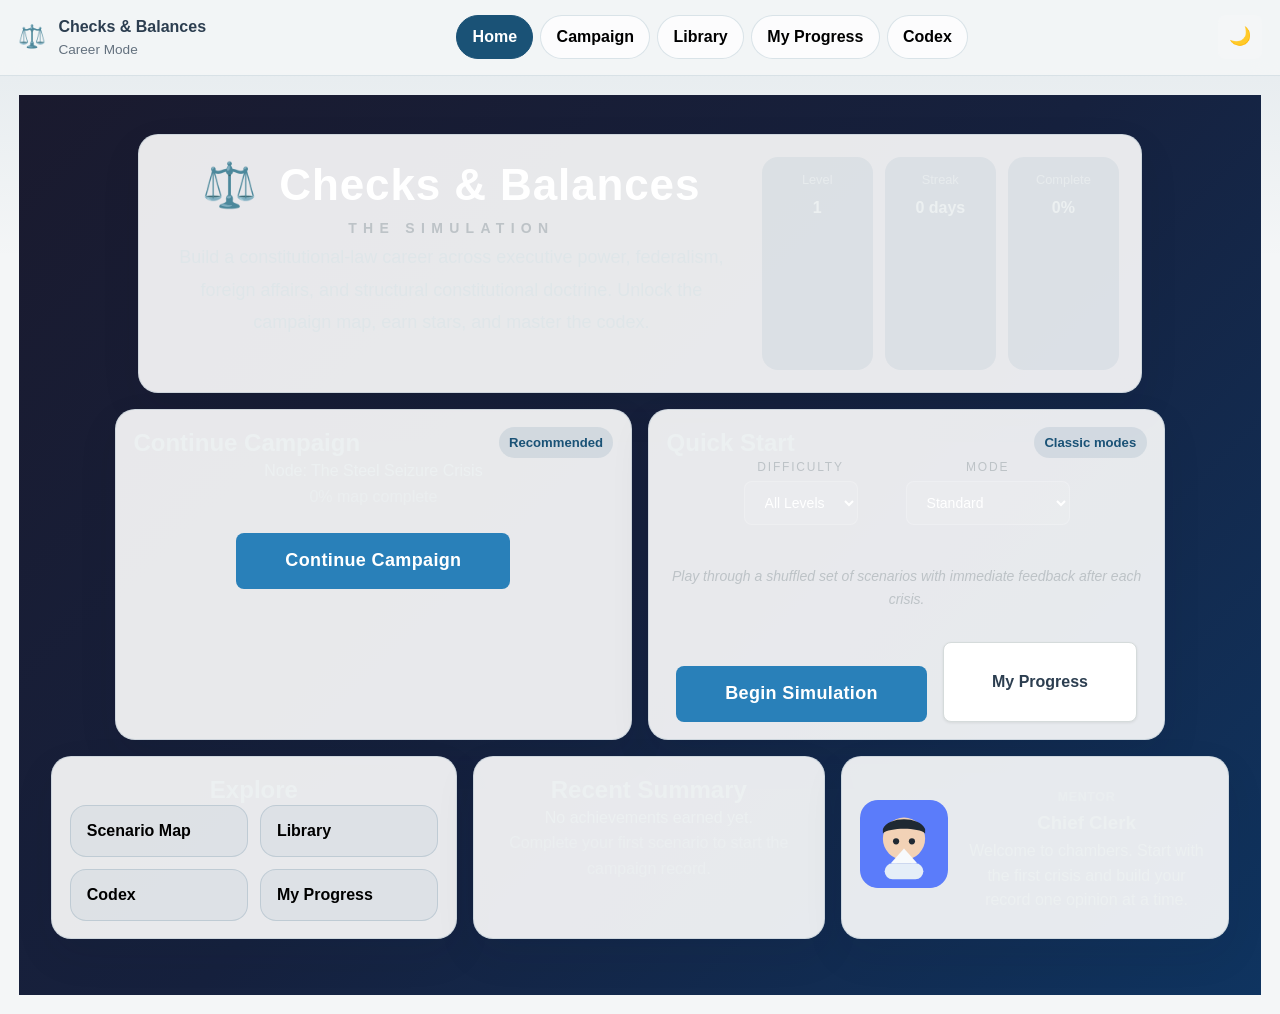
<file: index.html>
<!DOCTYPE html>
<html lang="en">
<head>
  <meta charset="UTF-8" />
  <meta name="viewport" content="width=device-width, initial-scale=1.0, viewport-fit=cover" />
  <title>Checks &amp; Balances: The Simulation</title>
  <meta
    name="description"
    content="An interactive constitutional law simulation game covering separation of powers, federalism, and structural constitutional law."
  />
  <meta name="theme-color" content="#1a5276" />
  <meta name="apple-mobile-web-app-capable" content="yes" />
  <meta name="apple-mobile-web-app-status-bar-style" content="black-translucent" />
  <meta name="apple-mobile-web-app-title" content="Checks &amp; Balances" />
  <link rel="manifest" href="./manifest.webmanifest" />
  <link rel="icon" href="./favicon.svg" type="image/svg+xml" />
  <link rel="apple-touch-icon" href="./icons/apple-touch-icon.png" />
  <link rel="stylesheet" href="styles.css" />
</head>
<body>
  <a href="#main-content" class="skip-link sr-only">Skip to main content</a>
  <div id="aria-live-region" class="sr-only" aria-live="polite" aria-atomic="true"></div>

  <header class="app-shell-header">
    <div class="app-branding">
      <span class="app-branding-icon" aria-hidden="true">⚖️</span>
      <div>
        <strong>Checks &amp; Balances</strong>
        <span>Career Mode</span>
      </div>
    </div>
    <nav class="app-nav" aria-label="Primary">
      <button class="app-nav-link" type="button" data-route="home" aria-current="page">Home</button>
      <button class="app-nav-link" type="button" data-route="campaign">Campaign</button>
      <button class="app-nav-link" type="button" data-route="library">Library</button>
      <button class="app-nav-link" type="button" data-route="dashboard">My Progress</button>
      <button class="app-nav-link" type="button" data-route="codex">Codex</button>
    </nav>
    <button
      id="dark-mode-toggle"
      class="btn btn-icon dark-mode-toggle"
      aria-label="Toggle dark mode"
      title="Toggle dark mode"
      type="button"
    >
      🌙
    </button>
  </header>

  <main id="main-content" tabindex="-1" class="app-main">
    <section id="landing-screen" class="screen active" aria-hidden="false" aria-labelledby="landing-title">
      <div class="home-hero surface-card">
        <div>
          <h1 id="landing-title" class="game-title">
            <span class="title-icon" aria-hidden="true">⚖️</span>
            Checks &amp; Balances
            <span class="title-subtitle">THE SIMULATION</span>
          </h1>
          <p class="game-tagline landing-description">
            Build a constitutional-law career across executive power, federalism, foreign affairs,
            and structural constitutional doctrine. Unlock the campaign map, earn stars, and master the codex.
          </p>
        </div>
        <div class="home-hero-stats">
          <div class="hero-stat">
            <span>Level</span>
            <strong id="home-level-value">1</strong>
          </div>
          <div class="hero-stat">
            <span>Streak</span>
            <strong id="home-streak-value">0 days</strong>
          </div>
          <div class="hero-stat">
            <span>Complete</span>
            <strong id="home-completion-value">0%</strong>
          </div>
        </div>
      </div>

      <div class="home-grid">
        <article class="surface-card home-continue-card">
          <div class="card-heading-row">
            <h2>Continue Campaign</h2>
            <span class="pill-label">Recommended</span>
          </div>
          <p id="home-continue-copy">Node: The Steel Seizure Crisis</p>
          <p id="home-continue-progress" class="muted-copy">0% map complete</p>
          <button id="continue-campaign-btn" class="btn btn-primary btn-lg" type="button">Continue Campaign</button>
        </article>

        <article class="surface-card quick-start-card">
          <div class="card-heading-row">
            <h2>Quick Start</h2>
            <span class="pill-label">Classic modes</span>
          </div>
          <div class="selectors-panel" aria-labelledby="mode-settings-heading">
            <h3 id="mode-settings-heading" class="sr-only">Game settings</h3>
            <div class="selectors-row">
              <div class="selector-group">
                <label for="difficulty-select" class="selector-label">Difficulty</label>
                <select id="difficulty-select" class="selector" aria-describedby="mode-description">
                  <option value="all" selected>All Levels</option>
                  <option value="easy">Easy</option>
                  <option value="medium">Medium</option>
                  <option value="hard">Hard</option>
                </select>
              </div>
              <div class="selector-group">
                <label for="mode-select" class="selector-label">Mode</label>
                <select id="mode-select" class="selector" aria-describedby="mode-description">
                  <option value="standard" selected>Standard</option>
                  <option value="examPrep">Exam Prep</option>
                  <option value="campaign">Campaign Queue</option>
                </select>
              </div>
              <div id="timer-group" class="selector-group hidden">
                <label for="timer-select" class="selector-label">Time Limit</label>
                <select id="timer-select" class="selector">
                  <option value="30">30 Minutes</option>
                  <option value="60" selected>60 Minutes</option>
                  <option value="90">90 Minutes</option>
                </select>
              </div>
            </div>
            <p id="mode-description" class="mode-description" aria-live="polite"></p>
          </div>
          <div class="landing-actions">
            <button id="begin-btn" class="btn btn-primary btn-lg" aria-label="Begin the simulation" type="button">
              Begin Simulation
            </button>
            <button id="my-progress-btn" class="btn btn-secondary btn-lg" aria-label="Open the performance dashboard" type="button">
              My Progress
            </button>
          </div>
        </article>
      </div>

      <div class="home-secondary-grid">
        <div class="surface-card nav-tiles-card">
          <h2>Explore</h2>
          <div class="nav-tiles">
            <button id="open-map-btn" class="nav-tile" type="button">Scenario Map</button>
            <button id="open-library-btn" class="nav-tile" type="button">Library</button>
            <button id="open-codex-btn" class="nav-tile" type="button">Codex</button>
            <button class="nav-tile" type="button" data-route="dashboard">My Progress</button>
          </div>
        </div>

        <div class="surface-card summary-card-home">
          <h2>Recent Summary</h2>
          <p id="home-achievement-summary">No achievements earned yet.</p>
          <p id="home-run-summary" class="muted-copy">Complete your first scenario to start the campaign record.</p>
        </div>

        <div id="home-mentor-panel" class="surface-card mentor-panel"></div>
      </div>
    </section>

    <section id="map-screen" class="screen hidden" aria-hidden="true" aria-labelledby="map-screen-title">
      <div class="map-layout">
        <div class="map-main-column">
          <section class="surface-card map-toolbar-card">
            <div class="card-heading-row map-toolbar-heading">
              <div>
                <h2 id="map-screen-title">Campaign Map</h2>
                <p class="muted-copy">Progress through the doctrine map. Official clears award stars, XP, and unlock downstream nodes.</p>
              </div>
            </div>

            <div class="map-toolbar">
              <div class="map-toolbar-group">
                <label for="map-region-filter">Region</label>
                <select id="map-region-filter">
                  <option value="all">All Regions</option>
                </select>
              </div>

              <div class="map-toolbar-group">
                <label class="toggle-row" for="map-emphasize-toggle">
                  <span>Highlight related nodes</span>
                  <input id="map-emphasize-toggle" type="checkbox" checked />
                </label>
              </div>

              <div class="map-toolbar-summary">
                <span id="map-summary-count" class="pill-label">0/39 complete</span>
              </div>
            </div>

            <details class="map-legend-details">
              <summary>Region Progress</summary>
              <ul id="map-region-list" class="region-legend"></ul>
              <div class="map-legend-key">
                <span><i class="legend-dot legend-dot-locked"></i> Locked</span>
                <span><i class="legend-dot legend-dot-unlocked"></i> Unlocked</span>
                <span><i class="legend-dot legend-dot-mastered"></i> Mastered</span>
              </div>
            </details>
          </section>

          <section class="surface-card map-canvas-card">
            <div id="map-canvas" class="map-canvas">
              <svg id="map-svg-layer" class="map-svg" viewBox="0 0 100 100" preserveAspectRatio="none" aria-hidden="true"></svg>
              <div id="map-node-layer" class="map-node-layer"></div>
            </div>
          </section>
        </div>

        <aside class="surface-card map-detail-panel">
          <div class="card-heading-row">
            <h2 id="map-selected-title">Select a node</h2>
            <span id="map-practice-only-label" class="pill-label hidden"></span>
          </div>
          <p id="map-selected-meta" class="muted-copy">Doctrine · Branch · Difficulty</p>
          <p id="map-selected-region" class="muted-copy"></p>
          <p id="map-selected-requirements" class="muted-copy"></p>
          <div class="detail-stat-grid">
            <div>
              <span>Status</span>
              <strong id="map-selected-status">Locked</strong>
            </div>
            <div>
              <span>Stars</span>
              <strong id="map-selected-stars">☆☆☆</strong>
            </div>
          </div>
          <p id="map-selected-rewards" class="muted-copy">Rewards: XP + stars + unlock progress</p>
          <p id="map-selected-hint" class="mentor-inline-copy">Choose a node to see details.</p>
          <div class="detail-actions">
            <button id="map-play-btn" class="btn btn-primary" type="button">Play</button>
            <button id="map-view-library-btn" class="btn btn-secondary" type="button">View in Library</button>
          </div>
          <div id="map-mentor-panel" class="mentor-panel compact"></div>
        </aside>
      </div>
    </section>

    <section id="library-screen" class="screen hidden" aria-hidden="true" aria-labelledby="library-title">
      <div class="surface-card library-shell">
        <div class="card-heading-row">
          <div>
            <h2 id="library-title">Scenario Library</h2>
            <p id="library-result-count" class="muted-copy">0 scenarios</p>
          </div>
          <label class="toggle-row" for="library-sandbox-toggle">
            <span>Sandbox</span>
            <input id="library-sandbox-toggle" type="checkbox" />
          </label>
        </div>

        <div class="library-filters">
          <input id="library-search" class="library-filter" type="search" placeholder="Search title or doctrine" />
          <select id="library-branch-filter" class="library-filter">
            <option value="all">All branches</option>
            <option value="judiciary">Judiciary</option>
            <option value="congress">Congress</option>
            <option value="president">President</option>
          </select>
          <select id="library-doctrine-filter" class="library-filter">
            <option value="all">All doctrines</option>
          </select>
          <select id="library-difficulty-filter" class="library-filter">
            <option value="all">All difficulties</option>
            <option value="easy">Easy</option>
            <option value="medium">Medium</option>
            <option value="hard">Hard</option>
          </select>
          <select id="library-status-filter" class="library-filter">
            <option value="all">All statuses</option>
            <option value="unlocked">Unlocked</option>
            <option value="completed">Completed</option>
            <option value="mastered">Mastered</option>
            <option value="locked">Locked</option>
          </select>
          <select id="library-sort" class="library-filter">
            <option value="title">Sort: Title</option>
            <option value="doctrine">Sort: Doctrine</option>
            <option value="bestScore">Sort: Best score</option>
            <option value="recentlyPlayed">Sort: Recently played</option>
          </select>
        </div>

        <div class="library-layout">
          <div id="library-card-grid" class="library-card-grid"></div>
          <aside id="library-mentor-panel" class="mentor-panel compact"></aside>
        </div>
      </div>
    </section>

    <section id="dashboard-screen" class="screen hidden" aria-hidden="true" aria-labelledby="dashboard-title">
      <div class="dashboard-shell">
        <header class="dashboard-header">
          <div>
            <h2 id="dashboard-title" class="dashboard-title">My Progress</h2>
            <p class="dashboard-subtitle">Track XP, completion, doctrine mastery, badges, and recent sessions.</p>
          </div>
          <button id="dashboard-back-btn" class="btn btn-secondary" type="button">Back to Home</button>
        </header>

        <div id="dashboard-empty-state"></div>

        <div id="dashboard-content" class="hidden">
          <section class="dashboard-summary-grid" aria-label="Performance summary">
            <article class="summary-card">
              <span class="summary-card-label">Profile</span>
              <strong id="dashboard-level" class="summary-card-value">Level 1</strong>
              <span id="dashboard-xp" class="muted-copy">0 XP</span>
              <div class="xp-meter"><span id="dashboard-xp-bar" class="xp-meter-fill"></span></div>
            </article>
            <article class="summary-card">
              <span class="summary-card-label">Current Streak</span>
              <strong id="dashboard-current-streak" class="summary-card-value">0-day streak</strong>
            </article>
            <article class="summary-card">
              <span class="summary-card-label">Completion</span>
              <strong id="dashboard-completion-percent" class="summary-card-value">0/39 scenarios complete</strong>
            </article>
            <article class="summary-card compatibility-hidden">
              <span class="summary-card-label">Total Sessions</span>
              <strong id="dashboard-total-sessions" class="summary-card-value">0</strong>
              <span id="dashboard-average-score">0%</span>
              <span id="dashboard-best-score">0%</span>
            </article>
          </section>

          <div class="dashboard-grid">
            <section class="dashboard-panel" aria-labelledby="doctrine-breakdown-heading">
              <h3 id="doctrine-breakdown-heading">Doctrine Mastery</h3>
              <div id="dashboard-doctrine-breakdown" class="doctrine-breakdown"></div>
            </section>

            <section class="dashboard-panel" aria-labelledby="achievements-heading">
              <h3 id="achievements-heading">Recent Achievements</h3>
              <div id="dashboard-achievements-grid" class="achievement-grid"></div>
            </section>

            <section class="dashboard-panel" aria-labelledby="recommendations-heading">
              <h3 id="recommendations-heading">Recommended Next Plays</h3>
              <div id="dashboard-recommendations" class="recommendation-grid"></div>
            </section>

            <section class="dashboard-panel" aria-labelledby="recent-activity-heading">
              <h3 id="recent-activity-heading">Recent Activity</h3>
              <div id="dashboard-recent-activity" class="activity-list"></div>
            </section>
          </div>

          <div id="dashboard-mentor-panel" class="surface-card mentor-panel compact"></div>

          <section class="dashboard-panel" aria-labelledby="session-history-heading">
            <div class="dashboard-panel-header">
              <h3 id="session-history-heading">Session History</h3>
              <div class="dashboard-actions">
                <button id="export-csv-btn" class="btn btn-secondary" type="button">Export CSV</button>
                <button id="clear-history-btn" class="btn btn-secondary btn-danger-outline" type="button">Clear History</button>
              </div>
            </div>

            <div class="dashboard-table-wrap">
              <table class="results-table dashboard-table">
                <thead>
                  <tr>
                    <th scope="col">Date</th>
                    <th scope="col">Mode</th>
                    <th scope="col">Raw Score</th>
                    <th scope="col">Percent</th>
                    <th scope="col">Grade</th>
                    <th scope="col">Time</th>
                  </tr>
                </thead>
                <tbody id="dashboard-session-history-body"></tbody>
              </table>
            </div>
          </section>
        </div>
      </div>
    </section>

    <section id="codex-screen" class="screen hidden" aria-hidden="true" aria-labelledby="codex-title">
      <div class="surface-card codex-shell">
        <div class="card-heading-row">
          <div>
            <h2 id="codex-title">Codex</h2>
            <p class="muted-copy">Cases, doctrines, precedents, and mentor notes in one study surface.</p>
          </div>
        </div>
        <div class="codex-tabs" role="tablist" aria-label="Codex tabs">
          <button type="button" class="codex-tab is-active" data-codex-tab="cases" role="tab" aria-selected="true">Cases</button>
          <button type="button" class="codex-tab" data-codex-tab="doctrines" role="tab" aria-selected="false">Doctrines</button>
          <button type="button" class="codex-tab" data-codex-tab="precedents" role="tab" aria-selected="false">Precedents</button>
          <button type="button" class="codex-tab" data-codex-tab="mentor-notes" role="tab" aria-selected="false">Mentor Notes</button>
        </div>
        <div id="codex-tab-panels" class="codex-panels">
          <section class="codex-panel is-active" data-codex-panel="cases"></section>
          <section class="codex-panel hidden" data-codex-panel="doctrines"></section>
          <section class="codex-panel hidden" data-codex-panel="precedents"></section>
          <section class="codex-panel hidden" data-codex-panel="mentor-notes"></section>
        </div>
      </div>
    </section>

    <section id="game-screen" class="screen hidden" aria-hidden="true" aria-labelledby="scenario-title">
      <header class="game-header" role="banner">
        <div class="header-left">
          <span id="branch-badge" class="branch-badge branch-judiciary" aria-label="Current branch: Judiciary">
            <span class="branch-icon" aria-hidden="true">⚖️</span>
            Judiciary
          </span>
          <div id="timer-display" class="timer-display hidden" aria-live="polite" aria-atomic="true">
            <span class="timer-icon" aria-hidden="true">⏱️</span>
            <span id="timer-time" class="timer-time">60:00</span>
          </div>
        </div>

        <div class="header-right">
          <div class="score-display" role="status" aria-live="polite" aria-atomic="true">
            <span class="score-label">Legitimacy Points</span>
            <span class="score-value-wrap">
              <span class="score-icon" aria-hidden="true">⚖️</span>
              <span id="score-value" class="score-value">0</span>
            </span>
          </div>

          <button id="save-quit-btn" class="btn btn-secondary" aria-label="Save your session and return to the landing screen" type="button">
            Save &amp; Quit
          </button>
        </div>
      </header>

      <div class="progress-container" role="progressbar" aria-valuenow="0" aria-valuemin="0" aria-valuemax="100" aria-label="Scenario progress">
        <div id="progress-bar" class="segmented-progress"></div>
        <span id="progress-label" class="progress-label">Crisis 1 of 1</span>
      </div>

      <div id="timer-controls" class="timer-controls hidden" role="group" aria-label="Exam timer controls">
        <button id="timer-pause-btn" class="btn btn-secondary" type="button">Pause Timer</button>
        <button id="timer-resume-btn" class="btn btn-secondary hidden" type="button">Resume Timer</button>
        <button id="timer-extend-btn" class="btn btn-secondary" type="button">Add 5 Minutes</button>
      </div>

      <div class="game-layout">
        <section id="scenario-area" class="scenario-area" aria-labelledby="scenario-title">
          <div class="scenario-header">
            <h2 id="scenario-title" class="scenario-title"></h2>
            <span id="difficulty-badge" class="difficulty-badge"></span>
            <span id="doctrine-tag" class="doctrine-tag"></span>
          </div>

          <div id="step-indicator" class="step-indicator hidden"></div>
          <div id="scenario-description" class="scenario-description"></div>
          <p id="scenario-prompt" class="step-prompt"></p>

          <div id="choices-container" class="choices-container" role="group" aria-label="Answer choices"></div>
          <div id="argument-builder-container" class="argument-builder-container hidden"></div>
          <div id="counter-argument-container" class="counter-argument-container hidden"></div>
        </section>

        <aside id="precedent-tracker" class="precedent-tracker hidden" aria-label="Campaign precedent tracker">
          <h3 class="precedent-tracker-title">⚖️ Precedent Tracker</h3>
          <p class="precedent-tracker-subtitle">Your earlier rulings reshape later doctrine.</p>
          <ul class="precedent-list">
            <li class="precedent-empty">No precedents established yet. Your decisions will shape the legal landscape.</li>
          </ul>
        </aside>
      </div>
    </section>

    <section id="end-screen" class="screen hidden" aria-hidden="true" aria-labelledby="end-screen-title">
      <div class="end-results-card">
        <div id="results-reward-strip" class="reward-strip">
          <div class="reward-pill">
            <span>XP Earned</span>
            <strong id="results-xp-earned">0</strong>
          </div>
          <div class="reward-pill">
            <span>Stars</span>
            <strong id="results-stars-earned">0</strong>
          </div>
          <div class="reward-pill">
            <span>Unlocks</span>
            <strong id="results-unlocks-earned">0</strong>
          </div>
          <div class="reward-pill">
            <span>Achievements</span>
            <strong id="results-achievements-earned">0</strong>
          </div>
        </div>

        <div id="results-mentor-panel" class="mentor-panel compact"></div>

        <h2 id="end-screen-title" class="end-heading">Simulation Complete</h2>

        <div class="score-summary">
          <div class="score-summary-item">
            <span class="score-summary-label">Total Points</span>
            <span id="end-total-score" class="score-summary-value">0</span>
          </div>
          <div class="score-summary-item">
            <span class="score-summary-label">Max Possible</span>
            <span id="end-max-score" class="score-summary-value">0</span>
          </div>
          <div class="score-summary-item">
            <span class="score-summary-label">Percentage</span>
            <span id="end-percentage" class="score-summary-value">0%</span>
          </div>
        </div>

        <div id="end-grade-badge" class="grade-badge"></div>
        <p id="end-grade-description" class="grade-description"></p>

        <h3>Per-Crisis Breakdown</h3>
        <div id="end-breakdown" class="breakdown-container"></div>
        <div id="exam-review-container" class="exam-review-container hidden"></div>

        <div class="landing-actions end-actions">
          <button id="results-continue-campaign-btn" class="btn btn-primary btn-lg" type="button">Continue Campaign</button>
          <button id="results-open-map-btn" class="btn btn-secondary btn-lg" type="button">Open Map</button>
          <button id="results-open-library-btn" class="btn btn-secondary btn-lg" type="button">Open Library</button>
          <button id="results-replay-btn" class="btn btn-secondary btn-lg" type="button">Replay</button>
          <button id="restart-btn" class="btn btn-secondary btn-lg" type="button">Home</button>
        </div>
      </div>
    </section>
  </main>

  <div id="feedback-modal" class="modal-overlay hidden" role="dialog" aria-modal="true" aria-hidden="true" aria-labelledby="feedback-title">
    <div class="feedback-panel" role="document">
      <button class="modal-close-btn" aria-label="Close feedback dialog" id="feedback-close-btn" type="button">&times;</button>
      <div id="feedback-content" class="feedback-content"></div>
    </div>
  </div>

  <div id="app-modal" class="modal-overlay hidden" role="dialog" aria-modal="true" aria-hidden="true" aria-labelledby="app-modal-title">
    <div class="feedback-panel generic-modal-panel" role="document">
      <button class="modal-close-btn" aria-label="Close dialog" id="app-modal-close-btn" type="button">&times;</button>
      <h2 id="app-modal-title" class="modal-title"></h2>
      <div id="app-modal-body" class="modal-body"></div>
      <div id="app-modal-actions" class="modal-actions"></div>
    </div>
  </div>

  <div id="case-popup" class="case-popup hidden" role="tooltip" aria-live="polite" aria-hidden="true"></div>
  <div id="toast-stack" class="toast-stack" aria-live="polite" aria-atomic="false"></div>

  <script type="module" src="game.js"></script>
  <script>
    if ('serviceWorker' in navigator) {
      window.addEventListener('load', () => {
        navigator.serviceWorker.register('./sw.js').catch((error) => {
          console.warn('Service worker registration failed:', error);
        });
      });
    }
  </script>
</body>
</html>
</file>
<file: styles.css>
/* ==============================================================
   styles.css — Checks & Balances: The Simulation
   Phase 5 — Final Visual Polish & Responsive Design
   ============================================================== */

/* ==============================================================
   CSS CUSTOM PROPERTIES
   ============================================================== */
:root {
  /* Branch Colors */
  --color-judiciary: #1a5276;
  --color-judiciary-light: #2980b9;
  --color-judiciary-bg: #eaf2f8;
  --color-executive: #7b241c;
  --color-executive-light: #c0392b;
  --color-executive-bg: #f9ebea;
  --color-legislature: #1e8449;
  --color-legislature-light: #27ae60;
  --color-legislature-bg: #eafaf1;

  /* Neutral Palette */
  --color-bg: #f4f6f7;
  --color-surface: #ffffff;
  --color-text: #2c3e50;
  --color-text-muted: #7f8c8d;
  --color-text-light: #bdc3c7;
  --color-border: #d5dbdb;
  --color-border-light: #eaeded;

  /* Feedback Colors */
  --color-correct: #27ae60;
  --color-correct-bg: #eafaf1;
  --color-partial: #f39c12;
  --color-partial-bg: #fef9e7;
  --color-incorrect: #e74c3c;
  --color-incorrect-bg: #fdedec;

  /* Accent */
  --color-accent: #2c3e50;
  --color-accent-hover: #1a252f;

  /* Typography */
  --font-family: -apple-system, BlinkMacSystemFont, "Segoe UI", Roboto,
    "Helvetica Neue", Arial, sans-serif;
  --font-mono: "SF Mono", "Fira Code", "Fira Mono", "Roboto Mono", monospace;
  --font-size-xs: 0.75rem;
  --font-size-sm: 0.875rem;
  --font-size-base: 1rem;
  --font-size-md: 1.125rem;
  --font-size-lg: 1.5rem;
  --font-size-xl: 2rem;
  --font-size-xxl: 2.75rem;
  --line-height: 1.6;

  /* Spacing */
  --space-xs: 0.25rem;
  --space-sm: 0.5rem;
  --space-md: 1rem;
  --space-lg: 1.5rem;
  --space-xl: 2rem;
  --space-xxl: 3rem;

  /* Layout */
  --max-width: 820px;
  --border-radius: 8px;
  --border-radius-lg: 12px;

  /* Shadows */
  --shadow-sm: 0 1px 3px rgba(0, 0, 0, 0.08);
  --shadow-md: 0 4px 12px rgba(0, 0, 0, 0.1);
  --shadow-lg: 0 8px 30px rgba(0, 0, 0, 0.12);
  --app-background-texture:
    radial-gradient(circle at 18% 18%, rgba(255, 255, 255, 0.55) 0%, rgba(255, 255, 255, 0) 18%),
    radial-gradient(circle at 82% 0%, rgba(41, 128, 185, 0.10) 0%, rgba(41, 128, 185, 0) 28%),
    radial-gradient(circle at 50% 100%, rgba(26, 82, 118, 0.06) 0%, rgba(26, 82, 118, 0) 38%);
  --feedback-panel-texture:
    linear-gradient(180deg, rgba(255, 255, 255, 0.985) 0%, rgba(248, 250, 251, 0.965) 100%),
    radial-gradient(circle at top left, rgba(41, 128, 185, 0.08) 0%, rgba(41, 128, 185, 0) 34%);
  --feedback-panel-border: rgba(44, 62, 80, 0.10);

  /* Transitions */
  --transition-fast: 150ms ease;
  --transition-base: 250ms ease;
  --transition-slow: 400ms ease;
}

/* ==============================================================
   RESET & BASE
   ============================================================== */
*,
*::before,
*::after {
  box-sizing: border-box;
  margin: 0;
  padding: 0;
}

html {
  font-size: 16px;
  scroll-behavior: smooth;
}

body {
  font-family: var(--font-family);
  font-size: var(--font-size-base);
  line-height: var(--line-height);
  color: var(--color-text);
  background-color: var(--color-bg);
  background-image: var(--app-background-texture);
  background-repeat: no-repeat;
  background-size: cover;
  background-position: center top;
  min-height: 100vh;
  display: flex;
  flex-direction: column;
  -webkit-font-smoothing: antialiased;
  -moz-osx-font-smoothing: grayscale;
}

h1, h2, h3, h4 {
  line-height: 1.25;
  font-weight: 700;
}

button {
  cursor: pointer;
  font-family: inherit;
  font-size: inherit;
  border: none;
  background: none;
}

select {
  font-family: inherit;
  font-size: inherit;
}

ul {
  list-style: none;
}

a {
  color: var(--color-judiciary-light);
  text-decoration: none;
}
a:hover {
  text-decoration: underline;
}

/* ==============================================================
   SCREEN MANAGEMENT
   ============================================================== */
.screen {
  display: none;
  flex-direction: column;
  min-height: 100vh;
}
.screen.active {
  display: flex;
}
.screen.hidden {
  display: none;
}

/* ==============================================================
   KEYFRAME ANIMATIONS
   ============================================================== */
@keyframes fadeIn {
  from { opacity: 0; transform: translateY(12px); }
  to   { opacity: 1; transform: translateY(0); }
}

@keyframes fadeOut {
  from { opacity: 1; transform: translateY(0); }
  to   { opacity: 0; transform: translateY(-12px); }
}

@keyframes slideInRight {
  from { opacity: 0; transform: translateX(40px); }
  to   { opacity: 1; transform: translateX(0); }
}

@keyframes scaleUp {
  from { opacity: 0; transform: scale(0.92); }
  to   { opacity: 1; transform: scale(1); }
}

@keyframes pulse {
  0%, 100% { transform: scale(1); }
  50%      { transform: scale(1.06); }
}

/* Branch badge pulse on role change */
@keyframes branchPulse {
  0%   { transform: scale(1); box-shadow: 0 0 0 0 rgba(0,0,0,0.15); }
  50%  { transform: scale(1.08); box-shadow: 0 0 0 8px rgba(0,0,0,0); }
  100% { transform: scale(1); box-shadow: 0 0 0 0 rgba(0,0,0,0); }
}

/* Progress segment pulse for current crisis */
@keyframes segmentPulse {
  0%, 100% { opacity: 1; }
  50%      { opacity: 0.55; }
}

/* Score flash */
@keyframes scoreFlash {
  0%   { transform: scale(1); }
  40%  { transform: scale(1.15); }
  100% { transform: scale(1); }
}

/* Choice button flash — green */
@keyframes flashGreen {
  0%   { background: var(--color-correct-bg); border-color: var(--color-correct); color: var(--color-correct); }
  100% { background: var(--color-correct-bg); border-color: var(--color-correct); color: var(--color-correct); }
}

/* Choice button flash — red */
@keyframes flashRed {
  0%   { background: var(--color-incorrect-bg); border-color: var(--color-incorrect); color: var(--color-incorrect); }
  100% { background: var(--color-incorrect-bg); border-color: var(--color-incorrect); color: var(--color-incorrect); }
}

/* Choice button flash — yellow (partial) */
@keyframes flashYellow {
  0%   { background: var(--color-partial-bg); border-color: var(--color-partial); color: var(--color-partial); }
  100% { background: var(--color-partial-bg); border-color: var(--color-partial); color: var(--color-partial); }
}

/* Staggered feedback section entrance */
@keyframes feedbackSectionIn {
  from { opacity: 0; transform: translateY(16px); }
  to   { opacity: 1; transform: translateY(0); }
}

/* Utility animation classes */
.anim-fade-in   { animation: fadeIn var(--transition-slow) forwards; }
.anim-fade-out  { animation: fadeOut var(--transition-base) forwards; }
.anim-slide-in  { animation: slideInRight var(--transition-slow) forwards; }
.anim-scale-up  { animation: scaleUp var(--transition-slow) forwards; }

.score-flash {
  animation: scoreFlash 350ms ease;
}

/* ==============================================================
   LANDING SCREEN
   ============================================================== */
#landing-screen {
  justify-content: center;
  align-items: center;
  padding: var(--space-xl);
  background: linear-gradient(135deg, #1a1a2e 0%, #16213e 50%, #0f3460 100%);
  color: #ecf0f1;
  text-align: center;
}

.landing-container {
  max-width: 600px;
  width: 100%;
}

.game-title {
  font-size: var(--font-size-xxl);
  font-weight: 800;
  letter-spacing: 0.02em;
  margin-bottom: var(--space-xs);
  color: #ffffff;
}

.game-subtitle-large {
  font-size: var(--font-size-sm);
  letter-spacing: 0.6em;
  text-transform: uppercase;
  color: var(--color-text-light);
  margin-bottom: var(--space-xl);
  font-weight: 400;
}

.landing-description {
  margin-bottom: var(--space-xl);
  line-height: 1.8;
}

.landing-description p {
  margin-bottom: var(--space-sm);
  font-size: var(--font-size-md);
  color: #d5dbdb;
}

.landing-description strong {
  color: #ffffff;
}

.landing-description em {
  color: var(--color-judiciary-light);
  font-style: italic;
}

/* Selectors */
.selector-group {
  display: inline-flex;
  flex-direction: column;
  align-items: center;
  margin: 0 var(--space-md) var(--space-lg);
}

.selector-label {
  font-size: var(--font-size-xs);
  text-transform: uppercase;
  letter-spacing: 0.15em;
  color: var(--color-text-light);
  margin-bottom: var(--space-xs);
}

.selector {
  background: rgba(255, 255, 255, 0.1);
  color: #ffffff;
  border: 1px solid rgba(255, 255, 255, 0.2);
  border-radius: var(--border-radius);
  padding: var(--space-sm) var(--space-md);
  font-size: var(--font-size-sm);
  cursor: pointer;
  transition: border-color var(--transition-fast);
}

.selector:focus {
  outline: 2px solid var(--color-judiciary-light);
  outline-offset: 2px;
}

.selector option {
  background: #1a1a2e;
  color: #ffffff;
}

/* Begin Button */
.btn-primary {
  display: inline-block;
  background: var(--color-judiciary-light);
  color: #ffffff;
  font-size: var(--font-size-md);
  font-weight: 600;
  padding: var(--space-md) var(--space-xxl);
  border-radius: var(--border-radius);
  transition: background var(--transition-fast), transform var(--transition-fast),
    box-shadow var(--transition-fast);
  letter-spacing: 0.02em;
  margin-top: var(--space-lg);
}

.btn-primary:hover {
  background: #2471a3;
  transform: translateY(-2px);
  box-shadow: 0 6px 20px rgba(41, 128, 185, 0.35);
}

.btn-primary:active {
  transform: translateY(0);
  box-shadow: none;
}

.btn-primary:focus-visible {
  outline: 2px solid #ffffff;
  outline-offset: 3px;
}

/* ==============================================================
   DARK-MODE TOGGLE (in header)
   ============================================================== */
.dark-mode-toggle {
  background: var(--color-bg);
  border: 1px solid var(--color-border);
  border-radius: var(--border-radius);
  padding: var(--space-xs) var(--space-sm);
  font-size: var(--font-size-md);
  cursor: pointer;
  line-height: 1;
  transition: background var(--transition-fast), border-color var(--transition-fast);
}

.dark-mode-toggle:hover {
  background: var(--color-border-light);
}

.dark-mode-toggle:focus-visible {
  outline: 2px solid var(--color-judiciary-light);
  outline-offset: 2px;
}

/* Manual dark-mode class (toggled via JS) */
body.dark-mode {
  --color-bg: #1a1a2e;
  --color-surface: #16213e;
  --color-text: #ecf0f1;
  --color-text-muted: #95a5a6;
  --color-text-light: #7f8c8d;
  --color-border: #2c3e50;
  --color-border-light: #1c2a3a;
  --color-judiciary-bg: rgba(41, 128, 185, 0.15);
  --color-executive-bg: rgba(192, 57, 43, 0.15);
  --color-legislature-bg: rgba(39, 174, 96, 0.15);
  --color-correct-bg: rgba(39, 174, 96, 0.15);
  --color-partial-bg: rgba(243, 156, 18, 0.15);
  --color-incorrect-bg: rgba(231, 76, 60, 0.15);
  --color-accent: #0f3460;
  --color-accent-hover: #1a5276;
  --app-background-texture:
    radial-gradient(circle at 18% 18%, rgba(255, 255, 255, 0.08) 0%, rgba(255, 255, 255, 0) 18%),
    radial-gradient(circle at 82% 0%, rgba(41, 128, 185, 0.16) 0%, rgba(41, 128, 185, 0) 28%),
    radial-gradient(circle at 50% 100%, rgba(15, 52, 96, 0.22) 0%, rgba(15, 52, 96, 0) 38%);
  --feedback-panel-texture:
    linear-gradient(180deg, rgba(22, 33, 62, 0.97) 0%, rgba(17, 24, 39, 0.95) 100%),
    radial-gradient(circle at top left, rgba(41, 128, 185, 0.16) 0%, rgba(41, 128, 185, 0) 34%);
  --feedback-panel-border: rgba(255, 255, 255, 0.08);
  --shadow-sm: 0 1px 3px rgba(0, 0, 0, 0.3);
  --shadow-md: 0 4px 12px rgba(0, 0, 0, 0.4);
  --shadow-lg: 0 8px 30px rgba(0, 0, 0, 0.5);
}

body.dark-mode #landing-screen {
  background: linear-gradient(135deg, #0a0a1a 0%, #0f1a2e 50%, #0a2540 100%);
}

body.dark-mode .modal-overlay {
  background: rgba(0, 0, 0, 0.8);
}

body.dark-mode .professor-note,
body.dark-mode .feedback-collapsible.professor-note {
  background: rgba(41, 128, 185, 0.1);
  border-color: rgba(41, 128, 185, 0.3);
}

body.dark-mode .other-side,
body.dark-mode .feedback-collapsible.other-side {
  background: rgba(243, 156, 18, 0.1);
  border-color: rgba(243, 156, 18, 0.3);
}

body.dark-mode .analytical-lens-badge {
  background: rgba(108, 52, 131, 0.15);
  border-color: rgba(108, 52, 131, 0.3);
}

body.dark-mode .selector {
  background: rgba(255, 255, 255, 0.05);
  border-color: rgba(255, 255, 255, 0.15);
}

body.dark-mode .selector option {
  background: #0f1a2e;
}

body.dark-mode .results-table thead {
  background: #0f3460;
}

body.dark-mode .results-table tbody tr:nth-child(even) {
  background: rgba(255, 255, 255, 0.03);
}

body.dark-mode .choice-review-row.review-correct {
  background: rgba(39, 174, 96, 0.1);
}
body.dark-mode .choice-review-row.review-partial {
  background: rgba(243, 156, 18, 0.1);
}
body.dark-mode .choice-review-row.review-incorrect {
  background: rgba(231, 76, 60, 0.1);
}

body.dark-mode .dark-mode-toggle {
  background: var(--color-surface);
  border-color: var(--color-border);
}

body.dark-mode .segmented-progress .seg {
  background: var(--color-border);
}

body.dark-mode .end-results-card {
  background: var(--color-surface);
}

body.dark-mode .grade-ring {
  box-shadow: var(--shadow-lg), 0 0 40px rgba(41, 128, 185, 0.15);
}

/* ==============================================================
   GAME HEADER
   ============================================================== */
.game-header {
  display: flex;
  align-items: center;
  justify-content: space-between;
  padding: var(--space-md) var(--space-lg);
  background: var(--color-surface);
  border-bottom: 1px solid var(--color-border-light);
  box-shadow: var(--shadow-sm);
  flex-wrap: wrap;
  gap: var(--space-sm);
}

.header-left {
  display: flex;
  align-items: center;
  gap: var(--space-sm);
}

.header-right {
  display: flex;
  align-items: center;
  gap: var(--space-md);
}

/* ==============================================================
   BRANCH BADGE — with emoji icons & pulse animation
   ============================================================== */
.branch-badge {
  display: inline-flex;
  align-items: center;
  gap: var(--space-sm);
  padding: var(--space-sm) var(--space-md);
  border-radius: 999px;
  font-weight: 600;
  font-size: var(--font-size-sm);
  transition: background var(--transition-base), color var(--transition-base),
    border-color var(--transition-base);
  min-height: 44px; /* touch-friendly */
}

.branch-badge.branch-judiciary {
  background: var(--color-judiciary-bg);
  color: var(--color-judiciary);
  border: 1px solid var(--color-judiciary-light);
}

.branch-badge.branch-president {
  background: var(--color-executive-bg);
  color: var(--color-executive);
  border: 1px solid var(--color-executive-light);
}

.branch-badge.branch-congress {
  background: var(--color-legislature-bg);
  color: var(--color-legislature);
  border: 1px solid var(--color-legislature-light);
}

.branch-badge.anim-pulse {
  animation: branchPulse 600ms ease;
}

.branch-icon {
  font-size: var(--font-size-lg);
}

/* Timer */
.timer-display {
  display: inline-flex;
  align-items: center;
  gap: var(--space-xs);
  font-family: var(--font-mono);
  font-size: var(--font-size-md);
  font-weight: 600;
  color: var(--color-text);
  padding: var(--space-sm) var(--space-md);
  background: var(--color-bg);
  border-radius: var(--border-radius);
}

.timer-display.warning {
  color: var(--color-incorrect);
  background: var(--color-incorrect-bg);
}

/* Score */
.score-display {
  display: flex;
  flex-direction: column;
  align-items: flex-end;
}

.score-label {
  font-size: var(--font-size-xs);
  text-transform: uppercase;
  letter-spacing: 0.1em;
  color: var(--color-text-muted);
}

.score-value {
  font-size: var(--font-size-lg);
  font-weight: 700;
  color: var(--color-text);
  font-family: var(--font-mono);
}

/* ==============================================================
   SEGMENTED PROGRESS BAR
   ============================================================== */
.progress-container {
  padding: var(--space-sm) var(--space-lg);
  background: var(--color-surface);
  border-bottom: 1px solid var(--color-border-light);
  display: flex;
  align-items: center;
  gap: var(--space-md);
}

/* Legacy single bar (fallback) */
.progress-bar {
  flex: 1;
  height: 8px;
  background: var(--color-border-light);
  border-radius: 999px;
  overflow: hidden;
}

.progress-fill {
  height: 100%;
  width: 0%;
  background: linear-gradient(
    90deg,
    var(--color-judiciary-light),
    var(--color-legislature-light)
  );
  border-radius: 999px;
  transition: width var(--transition-slow);
}

.progress-text {
  font-size: var(--font-size-xs);
  color: var(--color-text-muted);
  white-space: nowrap;
  min-width: 100px;
  text-align: right;
}

/* Segmented bar */
.segmented-progress {
  flex: 1;
  display: flex;
  gap: 3px;
  height: 10px;
  align-items: stretch;
}

.segmented-progress .seg {
  flex: 1;
  border-radius: 999px;
  background: var(--color-border-light);
  transition: background var(--transition-base);
  position: relative;
}

.segmented-progress .seg.seg-correct {
  background: var(--color-correct);
}

.segmented-progress .seg.seg-partial {
  background: var(--color-partial);
}

.segmented-progress .seg.seg-incorrect {
  background: var(--color-incorrect);
}

.segmented-progress .seg.seg-current {
  background: var(--color-judiciary-light);
  animation: segmentPulse 1.2s ease-in-out infinite;
}

.segmented-progress .seg.seg-upcoming {
  background: var(--color-border-light);
}

/* ==============================================================
   SCENARIO AREA
   ============================================================== */
.scenario-area {
  flex: 1;
  max-width: var(--max-width);
  width: 100%;
  margin: 0 auto;
  padding: var(--space-xl) var(--space-lg);
}

.scenario-header {
  display: flex;
  flex-wrap: wrap;
  align-items: center;
  gap: var(--space-sm);
  margin-bottom: var(--space-lg);
}

.scenario-title {
  font-size: var(--font-size-xl);
  color: var(--color-text);
  flex: 1 1 100%;
}

.difficulty-badge {
  display: inline-block;
  padding: var(--space-xs) var(--space-sm);
  border-radius: 999px;
  font-size: var(--font-size-xs);
  font-weight: 600;
  text-transform: uppercase;
  letter-spacing: 0.08em;
}

.difficulty-badge.easy {
  background: var(--color-correct-bg);
  color: var(--color-correct);
}

.difficulty-badge.medium {
  background: var(--color-partial-bg);
  color: var(--color-partial);
}

.difficulty-badge.hard {
  background: var(--color-incorrect-bg);
  color: var(--color-incorrect);
}

.doctrine-tag {
  display: inline-block;
  padding: var(--space-xs) var(--space-sm);
  border-radius: 999px;
  font-size: var(--font-size-xs);
  background: var(--color-judiciary-bg);
  color: var(--color-judiciary);
  font-weight: 500;
}

.scenario-description {
  font-size: var(--font-size-md);
  line-height: 1.8;
  color: var(--color-text);
  margin-bottom: var(--space-lg);
  padding: var(--space-lg);
  background: var(--color-surface);
  border-radius: var(--border-radius-lg);
  border-left: 4px solid var(--color-judiciary-light);
  box-shadow: var(--shadow-sm);
}

/* Step Indicator */
.step-indicator {
  text-align: center;
  margin-bottom: var(--space-md);
}

.step-indicator span {
  display: inline-block;
  padding: var(--space-xs) var(--space-md);
  background: var(--color-bg);
  border-radius: 999px;
  font-size: var(--font-size-xs);
  font-weight: 600;
  color: var(--color-text-muted);
  text-transform: uppercase;
  letter-spacing: 0.08em;
}

/* Step Prompt */
.step-prompt {
  font-size: var(--font-size-md);
  font-weight: 600;
  color: var(--color-text);
  margin-bottom: var(--space-lg);
  padding-bottom: var(--space-md);
  border-bottom: 1px solid var(--color-border-light);
}

/* ==============================================================
   CHOICE BUTTONS — with hover lift, active press, flash states
   ============================================================== */
.choices-container {
  display: flex;
  flex-direction: column;
  gap: var(--space-md);
}

.choice-btn {
  display: block;
  width: 100%;
  text-align: left;
  padding: var(--space-lg);
  background: var(--color-surface);
  border: 2px solid var(--color-border);
  border-radius: var(--border-radius-lg);
  font-size: var(--font-size-base);
  line-height: 1.6;
  color: var(--color-text);
  transition: border-color var(--transition-fast), transform var(--transition-fast),
    box-shadow var(--transition-fast), background var(--transition-fast),
    color var(--transition-fast);
  min-height: 48px; /* touch target */
}

.choice-btn:hover {
  border-color: var(--color-judiciary-light);
  transform: translateY(-3px);
  box-shadow: var(--shadow-md);
}

.choice-btn:active {
  transform: translateY(0);
  box-shadow: var(--shadow-sm);
}

.choice-btn:focus-visible {
  outline: 2px solid var(--color-judiciary-light);
  outline-offset: 2px;
}

.choice-btn:disabled {
  opacity: 0.7;
  cursor: default;
  transform: none;
  box-shadow: none;
}

/* Flash states after selection */
.choice-btn.flash-correct {
  background: var(--color-correct-bg);
  border-color: var(--color-correct);
  color: var(--color-correct);
  animation: flashGreen 500ms ease;
}

.choice-btn.flash-incorrect {
  background: var(--color-incorrect-bg);
  border-color: var(--color-incorrect);
  color: var(--color-incorrect);
  animation: flashRed 500ms ease;
}

.choice-btn.flash-partial {
  background: var(--color-partial-bg);
  border-color: var(--color-partial);
  color: var(--color-partial);
  animation: flashYellow 500ms ease;
}

/* ==============================================================
   ARGUMENT BUILDER
   ============================================================== */
.argument-builder {
  display: grid;
  grid-template-columns: 1fr 1fr;
  gap: var(--space-lg);
}

.argument-builder-context {
  padding: var(--space-lg);
  background: var(--color-surface);
  border-radius: var(--border-radius-lg);
  border-left: 4px solid var(--color-executive-light);
  font-size: var(--font-size-base);
  line-height: 1.7;
}

.argument-builder-options {
  display: flex;
  flex-direction: column;
  gap: var(--space-sm);
}

.argument-option {
  display: flex;
  align-items: center;
  gap: var(--space-sm);
  padding: var(--space-md);
  background: var(--color-surface);
  border: 2px solid var(--color-border);
  border-radius: var(--border-radius);
  cursor: pointer;
  transition: border-color var(--transition-fast), background var(--transition-fast);
  min-height: 48px; /* touch target */
}

.argument-option:hover {
  border-color: var(--color-judiciary-light);
  background: var(--color-judiciary-bg);
}

.argument-option input[type="checkbox"] {
  accent-color: var(--color-judiciary-light);
  width: 18px;
  height: 18px;
}

.argument-option.selected {
  border-color: var(--color-judiciary-light);
  background: var(--color-judiciary-bg);
}

.btn-submit-args {
  grid-column: 1 / -1;
  justify-self: center;
  margin-top: var(--space-md);
}

/* Argument Builder — Results & Evaluation */
.argument-builder-results {
  padding: var(--space-lg);
}

.argument-builder-results h4 {
  font-size: var(--font-size-lg);
  margin-bottom: var(--space-md);
  color: var(--color-text);
}

.arg-total-score {
  font-size: var(--font-size-md);
  margin-bottom: var(--space-lg);
  padding: var(--space-md);
  background: var(--color-bg);
  border-radius: var(--border-radius);
  text-align: center;
}

.arg-result {
  padding: var(--space-md);
  border-radius: var(--border-radius);
  margin-bottom: var(--space-md);
  border-left: 4px solid var(--color-border);
}

.arg-result-strong {
  background: var(--color-correct-bg);
  border-left-color: var(--color-correct);
}

.arg-result-weak {
  background: var(--color-incorrect-bg);
  border-left-color: var(--color-incorrect);
}

.arg-result-header {
  display: flex;
  align-items: center;
  gap: var(--space-sm);
  margin-bottom: var(--space-xs);
  flex-wrap: wrap;
}

.arg-result-points {
  margin-left: auto;
  font-family: var(--font-mono);
  font-weight: 600;
  font-size: var(--font-size-sm);
}

.arg-result-feedback {
  font-size: var(--font-size-sm);
  line-height: 1.7;
  color: var(--color-text);
}

/* Argument Builder — Options Panel (Supplemental) */
.argument-builder-options-panel {
  display: flex;
  flex-direction: column;
  gap: var(--space-sm);
}

.builder-section-title {
  font-size: var(--font-size-md);
  font-weight: 600;
  color: var(--color-text);
  margin-bottom: var(--space-sm);
}

.builder-instructions {
  font-size: var(--font-size-sm);
  color: var(--color-text-muted);
  margin-bottom: var(--space-sm);
}

/* ==============================================================
   COUNTER-ARGUMENT — RESPONSE TYPE BADGES
   ============================================================== */
.counter-header {
  display: flex;
  align-items: center;
  gap: var(--space-sm);
  margin-bottom: var(--space-sm);
}

.counsel-icon {
  font-size: var(--font-size-lg);
}

.counter-prompt {
  font-size: var(--font-size-md);
  font-weight: 600;
  color: var(--color-text);
  margin-bottom: var(--space-md);
}

.response-type-badge {
  display: inline-block;
  padding: 2px var(--space-sm);
  border-radius: 999px;
  font-size: var(--font-size-xs);
  font-weight: 600;
  text-transform: uppercase;
  letter-spacing: 0.06em;
  margin-right: var(--space-xs);
  vertical-align: middle;
}

.response-type-concede {
  background: var(--color-partial-bg);
  color: var(--color-partial);
}

.response-type-distinguish {
  background: var(--color-judiciary-bg);
  color: var(--color-judiciary);
}

.response-type-rebut {
  background: var(--color-correct-bg);
  color: var(--color-correct);
}

/* Counter-Argument */
.counter-argument {
  padding: var(--space-lg);
}

.counter-text {
  padding: var(--space-lg);
  background: var(--color-incorrect-bg);
  border-left: 4px solid var(--color-incorrect);
  border-radius: var(--border-radius);
  font-size: var(--font-size-md);
  line-height: 1.7;
  margin-bottom: var(--space-lg);
  font-style: italic;
}

.counter-responses {
  display: flex;
  flex-direction: column;
  gap: var(--space-md);
}

/* ==============================================================
   FEEDBACK MODAL
   ============================================================== */
.modal-overlay {
  position: fixed;
  inset: 0;
  background: rgba(0, 0, 0, 0.6);
  display: flex;
  justify-content: center;
  align-items: flex-start;
  padding: var(--space-lg);
  padding-top: var(--space-xxl);
  z-index: 1000;
  overflow-y: auto;
}

.modal-overlay.hidden {
  display: none;
}

.feedback-panel {
  position: relative;
  background: var(--color-surface);
  border-radius: var(--border-radius-lg);
  max-width: 700px;
  width: 100%;
  max-height: 90vh;
  overflow-y: auto;
  padding: var(--space-xl);
  box-shadow: var(--shadow-lg);
  animation: scaleUp var(--transition-slow) forwards;
}

#feedback-modal .feedback-panel {
  background-color: var(--color-surface);
  background-image: var(--feedback-panel-texture);
  border: 1px solid var(--feedback-panel-border);
}

/* Staggered entrance for each feedback section */
.feedback-panel .feedback-section,
.feedback-panel .feedback-collapsible,
.feedback-panel .result-banner,
.feedback-panel .analytical-lens-badge,
.feedback-panel .btn-continue {
  animation: feedbackSectionIn 400ms ease both;
}

.feedback-panel .result-banner           { animation-delay: 0ms; }
.feedback-panel .analytical-lens-badge   { animation-delay: 80ms; }
.feedback-panel .feedback-section:nth-of-type(1) { animation-delay: 160ms; }
.feedback-panel .feedback-section:nth-of-type(2) { animation-delay: 240ms; }
.feedback-panel .feedback-collapsible:nth-of-type(1) { animation-delay: 320ms; }
.feedback-panel .feedback-collapsible:nth-of-type(2) { animation-delay: 400ms; }
.feedback-panel .feedback-collapsible:nth-of-type(3) { animation-delay: 480ms; }
.feedback-panel .feedback-collapsible:nth-of-type(4) { animation-delay: 560ms; }
.feedback-panel .btn-continue            { animation-delay: 640ms; }

/* Result Banner */
.result-banner {
  display: flex;
  align-items: center;
  gap: var(--space-md);
  padding: var(--space-md) var(--space-lg);
  border-radius: var(--border-radius);
  margin-bottom: var(--space-lg);
  font-weight: 600;
}

.result-banner.correct {
  background: var(--color-correct-bg);
  color: var(--color-correct);
}

.result-banner.partial {
  background: var(--color-partial-bg);
  color: var(--color-partial);
}

.result-banner.incorrect {
  background: var(--color-incorrect-bg);
  color: var(--color-incorrect);
}

.result-icon {
  font-size: var(--font-size-xl);
}

.result-text {
  font-size: var(--font-size-md);
}

.points-earned {
  margin-left: auto;
  font-family: var(--font-mono);
  font-size: var(--font-size-lg);
}

/* Feedback Explanation */
.feedback-heading {
  font-size: var(--font-size-lg);
  margin-bottom: var(--space-md);
  color: var(--color-text);
}

.feedback-explanation {
  font-size: var(--font-size-base);
  line-height: 1.8;
  color: var(--color-text);
  margin-bottom: var(--space-lg);
}

.feedback-explanation p {
  margin-bottom: var(--space-md);
}

/* Case References */
.feedback-cases {
  margin-bottom: var(--space-lg);
}

.feedback-subheading {
  font-size: var(--font-size-sm);
  text-transform: uppercase;
  letter-spacing: 0.1em;
  color: var(--color-text-muted);
  margin-bottom: var(--space-sm);
}

.case-reference-list {
  display: flex;
  flex-wrap: wrap;
  gap: var(--space-sm);
}

.case-reference-list li {
  display: inline-block;
}

.case-link {
  display: inline-block;
  padding: var(--space-xs) var(--space-sm);
  background: var(--color-judiciary-bg);
  color: var(--color-judiciary);
  border-radius: var(--border-radius);
  font-size: var(--font-size-sm);
  font-weight: 500;
  cursor: pointer;
  transition: background var(--transition-fast), color var(--transition-fast);
  min-height: 36px; /* touch target */
  line-height: 2;
}

.case-link:hover {
  background: var(--color-judiciary-light);
  color: #ffffff;
  text-decoration: none;
}

/* Analytical Lens Badge */
.analytical-lens-badge {
  display: inline-flex;
  align-items: center;
  gap: var(--space-sm);
  padding: var(--space-sm) var(--space-md);
  background: #f5eef8;
  border: 1px solid #d2b4de;
  border-radius: 999px;
  font-size: var(--font-size-sm);
  color: #6c3483;
  margin-bottom: var(--space-lg);
}

.lens-label {
  font-weight: 600;
}

.lens-tooltip {
  font-weight: 400;
  color: #7d3c98;
}

/* Professor's Note */
.professor-note {
  background: #eaf2f8;
  border: 1px solid #aed6f1;
  border-radius: var(--border-radius);
  padding: var(--space-md);
  margin-bottom: var(--space-lg);
}

.professor-note-header {
  font-weight: 600;
  font-size: var(--font-size-base);
  color: var(--color-judiciary);
  cursor: pointer;
  min-height: 44px;
  display: flex;
  align-items: center;
}

.professor-note-text {
  margin-top: var(--space-md);
  font-size: var(--font-size-sm);
  line-height: 1.7;
  color: var(--color-text);
}

/* Other Side */
.other-side {
  background: #fef9e7;
  border: 1px solid #f9e79f;
  border-radius: var(--border-radius);
  padding: var(--space-md);
  margin-bottom: var(--space-lg);
}

.other-side-header {
  font-weight: 600;
  font-size: var(--font-size-base);
  color: #b7950b;
  cursor: pointer;
  min-height: 44px;
  display: flex;
  align-items: center;
}

.other-side-text {
  margin-top: var(--space-md);
  font-size: var(--font-size-sm);
  line-height: 1.7;
  color: var(--color-text);
}

/* Continue Button in Modal */
.btn-continue {
  display: block;
  width: 100%;
  margin-top: var(--space-md);
}

/* ==============================================================
   PHASE 4B — ENHANCED FEEDBACK PANEL
   ============================================================== */

/* Collapsible Sections (shared) */
.feedback-collapsible {
  margin-bottom: var(--space-lg);
  border-radius: var(--border-radius);
  overflow: hidden;
}

.feedback-collapsible > summary {
  cursor: pointer;
  list-style: none;
  padding: var(--space-md);
  font-weight: 600;
  font-size: var(--font-size-base);
  user-select: none;
  display: flex;
  align-items: center;
  gap: var(--space-sm);
  min-height: 48px; /* touch-friendly */
}

.feedback-collapsible > summary::-webkit-details-marker {
  display: none;
}

.feedback-collapsible > summary::after {
  content: "▸";
  margin-left: auto;
  transition: transform var(--transition-fast);
  font-size: var(--font-size-sm);
  color: var(--color-text-muted);
}

.feedback-collapsible[open] > summary::after {
  transform: rotate(90deg);
}

.feedback-collapsible-body {
  padding: 0 var(--space-md) var(--space-md);
}

.feedback-collapsible-header {
  font-size: var(--font-size-base);
  color: var(--color-text);
}

/* Per-Step Choice Review */
.choice-review-row {
  padding: var(--space-md);
  border-radius: var(--border-radius);
  margin-bottom: var(--space-md);
  border-left: 4px solid var(--color-border);
}

.choice-review-row.review-correct {
  background: var(--color-correct-bg);
  border-left-color: var(--color-correct);
}

.choice-review-row.review-partial {
  background: var(--color-partial-bg);
  border-left-color: var(--color-partial);
}

.choice-review-row.review-incorrect {
  background: var(--color-incorrect-bg);
  border-left-color: var(--color-incorrect);
}

.choice-review-header {
  display: flex;
  align-items: center;
  gap: var(--space-sm);
  margin-bottom: var(--space-xs);
  flex-wrap: wrap;
}

.choice-review-step {
  font-size: var(--font-size-xs);
  font-weight: 600;
  text-transform: uppercase;
  letter-spacing: 0.08em;
  color: var(--color-text-muted);
}

.choice-review-points {
  margin-left: auto;
  font-family: var(--font-mono);
  font-weight: 600;
  font-size: var(--font-size-sm);
}

.choice-review-text {
  font-size: var(--font-size-sm);
  line-height: 1.6;
  color: var(--color-text);
  margin-bottom: var(--space-xs);
}

.choice-review-explanation {
  font-size: var(--font-size-sm);
  line-height: 1.7;
  color: var(--color-text-muted);
  font-style: italic;
}

/* Analytical Lens — tooltip overflow */
.analytical-lens-badge .lens-tooltip {
  display: none;
}

.analytical-lens-badge:hover .lens-tooltip,
.analytical-lens-badge:focus-within .lens-tooltip {
  display: inline;
}

/* Lens Icon */
.lens-icon {
  font-size: var(--font-size-md);
}

/* Feedback Section Spacing */
.feedback-section {
  margin-bottom: var(--space-lg);
}

/* Professor Note — enhanced collapsible */
.feedback-collapsible.professor-note > summary {
  color: var(--color-judiciary);
}

.feedback-collapsible.professor-note {
  background: #eaf2f8;
  border: 1px solid #aed6f1;
}

/* Other Side — enhanced collapsible */
.feedback-collapsible.other-side > summary {
  color: #b7950b;
}

.feedback-collapsible.other-side {
  background: #fef9e7;
  border: 1px solid #f9e79f;
}

/* ==============================================================
   END-OF-GAME SCREEN — Results Card with Radial Score Chart
   ============================================================== */
#end-screen {
  justify-content: flex-start;
  align-items: center;
  padding: var(--space-xxl) var(--space-lg);
  background: transparent;
}

.end-container {
  max-width: var(--max-width);
  width: 100%;
  text-align: center;
}

.end-title {
  font-size: var(--font-size-xl);
  margin-bottom: var(--space-xl);
  color: var(--color-text);
}

/* Results Card */
.end-results-card {
  background: var(--color-surface);
  border-radius: var(--border-radius-lg);
  box-shadow: var(--shadow-lg);
  padding: var(--space-xxl) var(--space-xl);
  margin-bottom: var(--space-xl);
  animation: scaleUp var(--transition-slow) forwards;
}

/* Grade Ring — radial score chart via conic-gradient */
.grade-display {
  margin-bottom: var(--space-xl);
}

.grade-ring {
  width: 160px;
  height: 160px;
  border-radius: 50%;
  display: inline-flex;
  align-items: center;
  justify-content: center;
  margin-bottom: var(--space-md);
  position: relative;
  /* conic-gradient set dynamically via inline style:
     background: conic-gradient(var(--color-correct) 0% Xdeg, var(--color-border-light) Xdeg 360deg); */
  background: conic-gradient(
    var(--color-judiciary-light) 0%,
    var(--color-legislature-light) 50%,
    var(--color-executive-light) 100%
  );
  box-shadow: var(--shadow-lg);
}

.grade-ring-inner {
  width: 120px;
  height: 120px;
  border-radius: 50%;
  background: var(--color-surface);
  display: flex;
  flex-direction: column;
  align-items: center;
  justify-content: center;
}

.grade-letter {
  font-size: 3rem;
  font-weight: 800;
  color: var(--color-text);
  line-height: 1;
}

.grade-title-text {
  font-size: var(--font-size-lg);
  font-weight: 700;
  color: var(--color-text);
  margin-bottom: var(--space-xs);
}

.grade-description {
  font-size: var(--font-size-base);
  color: var(--color-text-muted);
}

/* Score Summary */
.score-summary {
  display: flex;
  justify-content: center;
  gap: var(--space-xl);
  margin-bottom: var(--space-xl);
  flex-wrap: wrap;
}

.score-summary-item {
  display: flex;
  flex-direction: column;
  align-items: center;
  padding: var(--space-md) var(--space-lg);
  background: var(--color-bg);
  border-radius: var(--border-radius-lg);
  box-shadow: var(--shadow-sm);
  min-width: 140px;
}

.score-summary-label {
  font-size: var(--font-size-xs);
  text-transform: uppercase;
  letter-spacing: 0.1em;
  color: var(--color-text-muted);
  margin-bottom: var(--space-xs);
}

.score-summary-value {
  font-size: var(--font-size-xl);
  font-weight: 700;
  font-family: var(--font-mono);
  color: var(--color-text);
}

/* Results Table */
.results-table-wrapper {
  text-align: left;
  margin-bottom: var(--space-xl);
}

.results-table-heading {
  font-size: var(--font-size-md);
  margin-bottom: var(--space-md);
  color: var(--color-text);
  text-align: center;
}

.results-table {
  width: 100%;
  border-collapse: collapse;
  background: var(--color-surface);
  border-radius: var(--border-radius-lg);
  overflow: hidden;
  box-shadow: var(--shadow-sm);
}

.results-table thead {
  background: var(--color-accent);
  color: #ffffff;
}

.results-table th {
  padding: var(--space-md);
  font-size: var(--font-size-sm);
  font-weight: 600;
  text-align: left;
  text-transform: uppercase;
  letter-spacing: 0.05em;
}

.results-table td {
  padding: var(--space-md);
  font-size: var(--font-size-sm);
  border-bottom: 1px solid var(--color-border-light);
}

.results-table tbody tr:nth-child(even) {
  background: var(--color-bg);
}

.results-table tbody tr:last-child td {
  border-bottom: none;
}

/* Performance color indicator in table cells */
.results-table .perf-good   { color: var(--color-correct); font-weight: 600; }
.results-table .perf-ok     { color: var(--color-partial); font-weight: 600; }
.results-table .perf-poor   { color: var(--color-incorrect); font-weight: 600; }

/* Review Answers (Exam Prep) */
.review-answers {
  text-align: left;
  margin-bottom: var(--space-xl);
}

.review-answers-heading {
  font-size: var(--font-size-md);
  margin-bottom: var(--space-md);
  text-align: center;
}

.end-actions {
  margin-top: var(--space-lg);
}

/* ==============================================================
   CASE POPUP (TOOLTIP)
   ============================================================== */
.case-popup {
  position: fixed;
  z-index: 2000;
  max-width: 380px;
  width: 90vw;
  background: var(--color-surface);
  border: 1px solid var(--color-border);
  border-radius: var(--border-radius-lg);
  box-shadow: var(--shadow-lg);
  padding: var(--space-lg);
  animation: scaleUp var(--transition-base) forwards;
}

.case-popup.hidden {
  display: none;
}

.case-popup-close {
  position: absolute;
  top: var(--space-sm);
  right: var(--space-sm);
  font-size: var(--font-size-lg);
  color: var(--color-text-muted);
  background: none;
  border: none;
  cursor: pointer;
  line-height: 1;
  min-width: 44px;
  min-height: 44px;
  display: flex;
  align-items: center;
  justify-content: center;
}

.case-popup-close:hover {
  color: var(--color-text);
}

.case-popup-name {
  font-size: var(--font-size-md);
  color: var(--color-judiciary);
  margin-bottom: var(--space-xs);
  padding-right: var(--space-lg);
}

.case-popup-year {
  font-size: var(--font-size-sm);
  color: var(--color-text-muted);
  margin-bottom: var(--space-md);
}

.case-popup-holding {
  font-size: var(--font-size-sm);
  line-height: 1.6;
  margin-bottom: var(--space-sm);
}

.case-popup-significance {
  font-size: var(--font-size-sm);
  line-height: 1.6;
  color: var(--color-text-muted);
  margin-bottom: var(--space-sm);
}

.case-popup-quote {
  font-size: var(--font-size-sm);
  font-style: italic;
  border-left: 3px solid var(--color-judiciary-light);
  padding-left: var(--space-md);
  color: var(--color-text-muted);
  margin-top: var(--space-sm);
}

/* ==============================================================
   UTILITY — HIDDEN
   ============================================================== */
.hidden {
  display: none !important;
}

/* Skip link (a11y) */
.skip-link {
  position: absolute;
  top: -100px;
  left: 0;
  background: var(--color-accent);
  color: #fff;
  padding: var(--space-sm) var(--space-md);
  z-index: 9999;
  font-size: var(--font-size-sm);
  border-radius: 0 0 var(--border-radius) 0;
  transition: top var(--transition-fast);
}

.skip-link:focus {
  top: 0;
}

/* ==============================================================
   RESPONSIVE — TABLET (≤ 768px)
   ============================================================== */
@media (max-width: 768px) {
  :root {
    --font-size-xxl: 2rem;
    --font-size-xl: 1.5rem;
    --font-size-lg: 1.25rem;
  }

  .game-header {
    flex-direction: column;
    align-items: stretch;
    gap: var(--space-sm);
    padding: var(--space-sm) var(--space-md);
  }

  .header-left,
  .header-right {
    justify-content: center;
  }

  .game-header > * {
    justify-content: center;
    text-align: center;
  }

  .score-display {
    flex-direction: row;
    align-items: center;
    justify-content: center;
    gap: var(--space-sm);
  }

  .scenario-area {
    padding: var(--space-lg) var(--space-md);
  }

  .scenario-description {
    padding: var(--space-md);
  }

  .choice-btn {
    padding: var(--space-md);
    min-height: 56px;
  }

  .argument-builder {
    grid-template-columns: 1fr;
  }

  .feedback-panel {
    padding: var(--space-lg);
    max-height: 95vh;
    border-radius: var(--border-radius) var(--border-radius) 0 0;
  }

  .result-banner {
    flex-wrap: wrap;
  }

  .points-earned {
    margin-left: 0;
    width: 100%;
    text-align: center;
    margin-top: var(--space-sm);
  }

  .score-summary {
    flex-direction: column;
    align-items: center;
    gap: var(--space-md);
  }

  .score-summary-item {
    width: 100%;
    max-width: 280px;
  }

  .results-table {
    font-size: var(--font-size-xs);
  }

  .results-table th,
  .results-table td {
    padding: var(--space-sm);
  }

  .selector-group {
    display: flex;
    margin: 0 var(--space-sm) var(--space-md);
  }

  /* Collapsibles default to collapsed on mobile */
  .feedback-collapsible:not([open]) > summary {
    padding: var(--space-md);
  }

  /* Touch-friendly summary targets */
  .feedback-collapsible > summary {
    min-height: 56px;
    padding: var(--space-md) var(--space-lg);
  }

  .case-link {
    min-height: 44px;
    padding: var(--space-sm) var(--space-md);
  }

  .end-results-card {
    padding: var(--space-xl) var(--space-md);
  }
}

/* ==============================================================
   RESPONSIVE — SMALL PHONE (≤ 480px)
   ============================================================== */
@media (max-width: 480px) {
  .game-title {
    font-size: 1.75rem;
  }

  .game-subtitle-large {
    letter-spacing: 0.3em;
    font-size: var(--font-size-xs);
  }

  .landing-description p {
    font-size: var(--font-size-base);
  }

  .grade-ring {
    width: 120px;
    height: 120px;
  }

  .grade-ring-inner {
    width: 90px;
    height: 90px;
  }

  .grade-letter {
    font-size: 2.5rem;
  }

  .segmented-progress {
    gap: 2px;
    height: 8px;
  }

  .branch-badge {
    font-size: var(--font-size-xs);
    padding: var(--space-xs) var(--space-sm);
  }

  .feedback-panel {
    padding: var(--space-md);
  }

  .modal-overlay {
    padding: var(--space-sm);
    padding-top: var(--space-md);
  }
}


/* ==============================================================
   PHASE 6 — MODE SELECTOR PANEL
   ============================================================== */

.selectors-panel {
  margin-bottom: var(--space-xl);
}

.selectors-row {
  display: flex;
  justify-content: center;
  align-items: flex-start;
  gap: var(--space-md);
  flex-wrap: wrap;
  margin-bottom: var(--space-md);
}

.mode-description {
  font-size: var(--font-size-sm);
  color: var(--color-text-light);
  font-style: italic;
  min-height: 2.5em;
  max-width: 480px;
  margin: 0 auto;
  line-height: 1.6;
  transition: opacity var(--transition-base);
}

/* ==============================================================
   PHASE 6 — TIMER ENHANCEMENTS
   ============================================================== */

.timer-display {
  display: inline-flex;
  align-items: center;
  gap: var(--space-xs);
  font-family: var(--font-mono);
  font-size: var(--font-size-md);
  font-weight: 600;
  color: var(--color-text);
  padding: var(--space-sm) var(--space-md);
  background: var(--color-bg);
  border-radius: var(--border-radius);
  transition: background var(--transition-base), color var(--transition-base);
}

.timer-icon {
  font-size: var(--font-size-md);
}

.timer-display.warning {
  color: var(--color-incorrect);
  background: var(--color-incorrect-bg);
}

@keyframes timerCriticalPulse {
  0%, 100% { opacity: 1; transform: scale(1); }
  50% { opacity: 0.7; transform: scale(1.05); }
}

.timer-display.critical {
  color: #ffffff;
  background: var(--color-incorrect);
  animation: timerCriticalPulse 1s ease-in-out infinite;
}

.timer-display.expired {
  color: var(--color-text-muted);
  background: var(--color-border-light);
  animation: none;
}

/* ==============================================================
   PHASE 6 — GAME LAYOUT (Scenario + Precedent Sidebar)
   ============================================================== */

.game-layout {
  display: flex;
  flex: 1;
  gap: var(--space-lg);
  max-width: 1200px;
  width: 100%;
  margin: 0 auto;
  padding: 0 var(--space-lg);
}

.game-layout .scenario-area {
  flex: 1;
  padding: var(--space-xl) 0;
  margin: 0;
  max-width: none;
}

/* ==============================================================
   PHASE 6 — PRECEDENT TRACKER SIDEBAR
   ============================================================== */

.precedent-tracker {
  width: 280px;
  flex-shrink: 0;
  padding: var(--space-lg) var(--space-md);
  background: var(--color-surface);
  border-left: 1px solid var(--color-border-light);
  overflow-y: auto;
  max-height: calc(100vh - 120px);
  position: sticky;
  top: 0;
}

.precedent-tracker-title {
  font-size: var(--font-size-md);
  font-weight: 700;
  color: var(--color-text);
  margin-bottom: var(--space-xs);
}

.precedent-tracker-subtitle {
  font-size: var(--font-size-xs);
  color: var(--color-text-muted);
  font-style: italic;
  margin-bottom: var(--space-lg);
}

.precedent-list {
  list-style: none;
  padding: 0;
  margin: 0;
  display: flex;
  flex-direction: column;
  gap: var(--space-md);
}

.precedent-empty {
  font-size: var(--font-size-sm);
  color: var(--color-text-muted);
  font-style: italic;
  padding: var(--space-md);
  text-align: center;
  background: var(--color-bg);
  border-radius: var(--border-radius);
}

.precedent-item {
  display: flex;
  align-items: flex-start;
  gap: var(--space-sm);
  padding: var(--space-md);
  border-radius: var(--border-radius);
  border-left: 4px solid var(--color-border);
  background: var(--color-bg);
  animation: feedbackSectionIn 400ms ease both;
}

.precedent-item.precedent-affirmed {
  border-left-color: var(--color-correct);
  background: var(--color-correct-bg);
}

.precedent-item.precedent-denied {
  border-left-color: var(--color-partial);
  background: var(--color-partial-bg);
}

.precedent-icon {
  font-size: var(--font-size-md);
  flex-shrink: 0;
}

.precedent-detail {
  display: flex;
  flex-direction: column;
  gap: 2px;
}

.precedent-name {
  font-size: var(--font-size-sm);
  font-weight: 600;
  color: var(--color-text);
}

.precedent-label {
  font-size: var(--font-size-xs);
  color: var(--color-text-muted);
}

/* ==============================================================
   PHASE 6 — EXAM PREP REVIEW SECTION
   ============================================================== */

.exam-review-intro {
  font-size: var(--font-size-sm);
  color: var(--color-text-muted);
  margin-bottom: var(--space-lg);
  line-height: 1.7;
  text-align: center;
}

.exam-review-scenario {
  margin-bottom: var(--space-md);
  border: 1px solid var(--color-border-light);
  border-radius: var(--border-radius);
  overflow: hidden;
}

.exam-review-summary {
  display: flex;
  align-items: center;
  gap: var(--space-md);
  padding: var(--space-md) var(--space-lg);
  background: var(--color-surface);
  cursor: pointer;
  font-weight: 600;
  font-size: var(--font-size-base);
  min-height: 48px;
  user-select: none;
  list-style: none;
  flex-wrap: wrap;
}

.exam-review-summary::-webkit-details-marker {
  display: none;
}

.exam-review-summary::after {
  content: "▸";
  margin-left: auto;
  transition: transform var(--transition-fast);
  font-size: var(--font-size-sm);
  color: var(--color-text-muted);
}

.exam-review-scenario[open] > .exam-review-summary::after {
  transform: rotate(90deg);
}

.exam-review-number {
  font-size: var(--font-size-xs);
  font-weight: 700;
  text-transform: uppercase;
  letter-spacing: 0.08em;
  color: var(--color-text-muted);
  background: var(--color-bg);
  padding: var(--space-xs) var(--space-sm);
  border-radius: 999px;
}

.exam-review-title {
  flex: 1;
  color: var(--color-text);
}

.exam-review-score {
  font-family: var(--font-mono);
  font-size: var(--font-size-sm);
  font-weight: 600;
}

.exam-review-score.perf-good { color: var(--color-correct); }
.exam-review-score.perf-ok { color: var(--color-partial); }
.exam-review-score.perf-poor { color: var(--color-incorrect); }

.exam-review-body {
  padding: var(--space-lg);
  border-top: 1px solid var(--color-border-light);
}

.exam-review-choices {
  margin-bottom: var(--space-lg);
}

.exam-review-explanation,
.exam-review-professor,
.exam-review-other-side {
  margin-top: var(--space-lg);
  padding: var(--space-md);
  border-radius: var(--border-radius);
}

.exam-review-explanation {
  background: var(--color-bg);
}

.exam-review-explanation h5,
.exam-review-professor h5,
.exam-review-other-side h5 {
  font-size: var(--font-size-base);
  font-weight: 700;
  margin-bottom: var(--space-sm);
  color: var(--color-text);
}

.exam-review-explanation p,
.exam-review-professor p,
.exam-review-other-side p {
  font-size: var(--font-size-sm);
  line-height: 1.7;
  color: var(--color-text);
}

.exam-review-professor {
  background: #eaf2f8;
  border: 1px solid #aed6f1;
}

.exam-review-other-side {
  background: #fef9e7;
  border: 1px solid #f9e79f;
}

/* ==============================================================
   PHASE 6 — SCREEN-READER ONLY UTILITY
   ============================================================== */

.sr-only {
  position: absolute;
  width: 1px;
  height: 1px;
  padding: 0;
  margin: -1px;
  overflow: hidden;
  clip: rect(0, 0, 0, 0);
  white-space: nowrap;
  border: 0;
}

/* ==============================================================
   PHASE 6 — RESPONSIVE ADJUSTMENTS
   ============================================================== */

@media (max-width: 768px) {
  .game-layout {
    flex-direction: column;
    padding: 0 var(--space-md);
  }

  .precedent-tracker {
    width: 100%;
    position: static;
    max-height: none;
    border-left: none;
    border-top: 1px solid var(--color-border-light);
    padding: var(--space-md);
  }

  .selectors-row {
    flex-direction: column;
    align-items: center;
  }

  .selector-group {
    width: 100%;
    max-width: 280px;
  }

  .exam-review-summary {
    padding: var(--space-sm) var(--space-md);
    gap: var(--space-sm);
  }

  .exam-review-body {
    padding: var(--space-md);
  }
}

@media (max-width: 480px) {
  .precedent-tracker {
    padding: var(--space-sm);
  }

  .precedent-item {
    padding: var(--space-sm);
  }

  .exam-review-number {
    display: none;
  }
}


/* ==============================================================
   DARK MODE — prefers-color-scheme
   ============================================================== */
@media (prefers-color-scheme: dark) {
  :root {
    --color-bg: #1a1a2e;
    --color-surface: #16213e;
    --color-text: #ecf0f1;
    --color-text-muted: #95a5a6;
    --color-text-light: #7f8c8d;
    --color-border: #2c3e50;
    --color-border-light: #1c2a3a;
    --color-judiciary-bg: rgba(41, 128, 185, 0.15);
    --color-executive-bg: rgba(192, 57, 43, 0.15);
    --color-legislature-bg: rgba(39, 174, 96, 0.15);
    --color-correct-bg: rgba(39, 174, 96, 0.15);
    --color-partial-bg: rgba(243, 156, 18, 0.15);
    --color-incorrect-bg: rgba(231, 76, 60, 0.15);
    --color-accent: #0f3460;
    --color-accent-hover: #1a5276;
    --app-background-texture:
      radial-gradient(circle at 18% 18%, rgba(255, 255, 255, 0.08) 0%, rgba(255, 255, 255, 0) 18%),
      radial-gradient(circle at 82% 0%, rgba(41, 128, 185, 0.16) 0%, rgba(41, 128, 185, 0) 28%),
      radial-gradient(circle at 50% 100%, rgba(15, 52, 96, 0.22) 0%, rgba(15, 52, 96, 0) 38%);
    --feedback-panel-texture:
      linear-gradient(180deg, rgba(22, 33, 62, 0.97) 0%, rgba(17, 24, 39, 0.95) 100%),
      radial-gradient(circle at top left, rgba(41, 128, 185, 0.16) 0%, rgba(41, 128, 185, 0) 34%);
    --feedback-panel-border: rgba(255, 255, 255, 0.08);
    --shadow-sm: 0 1px 3px rgba(0, 0, 0, 0.3);
    --shadow-md: 0 4px 12px rgba(0, 0, 0, 0.4);
    --shadow-lg: 0 8px 30px rgba(0, 0, 0, 0.5);
  }

  #landing-screen {
    background: linear-gradient(135deg, #0a0a1a 0%, #0f1a2e 50%, #0a2540 100%);
  }

  .modal-overlay {
    background: rgba(0, 0, 0, 0.8);
  }

  .professor-note,
  .feedback-collapsible.professor-note {
    background: rgba(41, 128, 185, 0.1);
    border-color: rgba(41, 128, 185, 0.3);
  }

  .other-side,
  .feedback-collapsible.other-side {
    background: rgba(243, 156, 18, 0.1);
    border-color: rgba(243, 156, 18, 0.3);
  }

  .analytical-lens-badge {
    background: rgba(108, 52, 131, 0.15);
    border-color: rgba(108, 52, 131, 0.3);
  }

  .selector {
    background: rgba(255, 255, 255, 0.05);
    border-color: rgba(255, 255, 255, 0.15);
  }

  .selector option {
    background: #0f1a2e;
  }

  .results-table thead {
    background: #0f3460;
  }

  .results-table tbody tr:nth-child(even) {
    background: rgba(255, 255, 255, 0.03);
  }

  .choice-review-row.review-correct {
    background: rgba(39, 174, 96, 0.1);
    border-left-color: var(--color-correct);
  }

  .choice-review-row.review-partial {
    background: rgba(243, 156, 18, 0.1);
    border-left-color: var(--color-partial);
  }

  .choice-review-row.review-incorrect {
    background: rgba(231, 76, 60, 0.1);
    border-left-color: var(--color-incorrect);
  }

  .grade-ring {
    box-shadow: var(--shadow-lg), 0 0 40px rgba(41, 128, 185, 0.15);
  }

  .grade-ring-inner {
    background: var(--color-surface);
  }
}


/* ==============================================================
   PHASE 6 — DARK MODE ADDITIONS
   ============================================================== */

body.dark-mode .precedent-tracker {
  background: var(--color-surface);
  border-left-color: var(--color-border);
}

body.dark-mode .precedent-item {
  background: rgba(255, 255, 255, 0.03);
}

body.dark-mode .precedent-item.precedent-affirmed {
  background: rgba(39, 174, 96, 0.1);
}

body.dark-mode .precedent-item.precedent-denied {
  background: rgba(243, 156, 18, 0.1);
}

body.dark-mode .exam-review-professor {
  background: rgba(41, 128, 185, 0.1);
  border-color: rgba(41, 128, 185, 0.3);
}

body.dark-mode .exam-review-other-side {
  background: rgba(243, 156, 18, 0.1);
  border-color: rgba(243, 156, 18, 0.3);
}

body.dark-mode .exam-review-explanation {
  background: rgba(255, 255, 255, 0.03);
}

body.dark-mode .exam-review-summary {
  background: var(--color-surface);
}

body.dark-mode .exam-review-scenario {
  border-color: var(--color-border);
}

body.dark-mode .timer-display.critical {
  background: var(--color-incorrect);
  color: #ffffff;
}

/* prefers-color-scheme dark additions */
@media (prefers-color-scheme: dark) {
  .precedent-tracker {
    background: var(--color-surface);
    border-left-color: var(--color-border);
  }

  .precedent-item {
    background: rgba(255, 255, 255, 0.03);
  }

  .precedent-item.precedent-affirmed {
    background: rgba(39, 174, 96, 0.1);
  }

  .precedent-item.precedent-denied {
    background: rgba(243, 156, 18, 0.1);
  }

  .exam-review-professor {
    background: rgba(41, 128, 185, 0.1);
    border-color: rgba(41, 128, 185, 0.3);
  }

  .exam-review-other-side {
    background: rgba(243, 156, 18, 0.1);
    border-color: rgba(243, 156, 18, 0.3);
  }

  .exam-review-explanation {
    background: rgba(255, 255, 255, 0.03);
  }

  .exam-review-summary {
    background: var(--color-surface);
  }

  .exam-review-scenario {
    border-color: var(--color-border);
  }
}

/* ==============================================================
   REDUCED MOTION
   ============================================================== */
@media (prefers-reduced-motion: reduce) {
  *,
  *::before,
  *::after {
    animation-duration: 0.01ms !important;
    animation-iteration-count: 1 !important;
    transition-duration: 0.01ms !important;
  }
}

/* ==============================================================
   ACCESSIBILITY + UI COMPLETION PATCH
   ============================================================== */

/* Accessibility fix: consistent visible focus indicator across controls. */
:where(a, button, input, select, textarea, summary, [tabindex]):focus-visible {
  outline: 3px solid var(--color-judiciary-light);
  outline-offset: 3px;
}

#main-content:focus {
  outline: none;
}

/* Accessibility fix: guarantee touch-friendly interactive sizes. */
button,
select,
.case-link,
.case-reference-button,
.choice-btn,
.argument-option,
summary {
  min-height: 44px;
}

.btn {
  display: inline-flex;
  align-items: center;
  justify-content: center;
  gap: var(--space-sm);
  min-height: 44px;
  padding: var(--space-sm) var(--space-lg);
  border-radius: var(--border-radius);
  border: 1px solid transparent;
  font-weight: 600;
  line-height: 1.2;
  text-align: center;
  transition:
    transform var(--transition-fast),
    box-shadow var(--transition-fast),
    background var(--transition-fast),
    border-color var(--transition-fast),
    color var(--transition-fast);
}

.btn:hover {
  transform: translateY(-1px);
}

.btn:active {
  transform: translateY(0);
}

.btn-secondary {
  background: var(--color-surface);
  color: var(--color-text);
  border-color: var(--color-border);
  box-shadow: var(--shadow-sm);
}

.btn-secondary:hover {
  background: var(--color-border-light);
}

.btn-danger-outline {
  border-color: var(--color-incorrect);
  color: var(--color-incorrect);
}

.btn-danger-outline:hover {
  background: var(--color-incorrect-bg);
}

.btn-icon {
  width: 44px;
  min-width: 44px;
  padding: 0;
}

.btn-lg {
  min-height: 48px;
  padding: var(--space-md) var(--space-xxl);
}

.landing-card {
  width: min(760px, 100%);
  background: rgba(255, 255, 255, 0.08);
  border: 1px solid rgba(255, 255, 255, 0.12);
  border-radius: 20px;
  padding: clamp(1.5rem, 3vw, 2.5rem);
  backdrop-filter: blur(10px);
  box-shadow: var(--shadow-lg);
}

.title-icon {
  display: inline-block;
  margin-right: var(--space-sm);
}

.title-subtitle {
  display: block;
  margin-top: var(--space-sm);
  font-size: var(--font-size-sm);
  letter-spacing: 0.45em;
  text-transform: uppercase;
  color: var(--color-text-light);
}

.game-tagline {
  margin: 0 auto var(--space-xl);
  max-width: 58ch;
  color: #dfe6e9;
  font-size: var(--font-size-md);
}

.landing-actions {
  display: flex;
  flex-wrap: wrap;
  justify-content: center;
  gap: var(--space-md);
  margin-top: var(--space-lg);
}

.score-value-wrap {
  display: inline-flex;
  align-items: center;
  gap: var(--space-xs);
}

.score-icon {
  font-size: var(--font-size-md);
}

.progress-label {
  font-size: var(--font-size-xs);
  color: var(--color-text-muted);
  white-space: nowrap;
  min-width: 110px;
  text-align: right;
}

.timer-controls {
  display: flex;
  flex-wrap: wrap;
  gap: var(--space-sm);
  justify-content: flex-end;
  align-items: center;
  padding: var(--space-sm) var(--space-lg);
  background: var(--color-surface);
  border-bottom: 1px solid var(--color-border-light);
}

.timer-controls.hidden {
  display: none;
}

.choice-btn {
  display: flex;
  align-items: flex-start;
  gap: var(--space-md);
}

.choice-index {
  flex: 0 0 auto;
  width: 2rem;
  height: 2rem;
  display: inline-flex;
  align-items: center;
  justify-content: center;
  border-radius: 999px;
  background: var(--color-bg);
  color: var(--color-text-muted);
  font-size: var(--font-size-sm);
  font-weight: 700;
}

.choice-text {
  flex: 1;
}

.result-pill {
  display: inline-flex;
  align-items: center;
  gap: 0.35rem;
  padding: 0.35rem 0.7rem;
  border-radius: 999px;
  font-size: var(--font-size-xs);
  font-weight: 700;
  letter-spacing: 0.02em;
}

.result-pill-correct {
  background: var(--color-correct-bg);
  color: var(--color-correct);
}

.result-pill-partial {
  background: var(--color-partial-bg);
  color: var(--color-partial);
}

.result-pill-incorrect {
  background: var(--color-incorrect-bg);
  color: var(--color-incorrect);
}

.feedback-content {
  padding-top: var(--space-md);
}

.modal-close-btn {
  position: absolute;
  top: var(--space-sm);
  right: var(--space-sm);
  width: 44px;
  height: 44px;
  border-radius: 999px;
  display: inline-flex;
  align-items: center;
  justify-content: center;
  color: var(--color-text-muted);
  background: transparent;
  font-size: 1.5rem;
}

.modal-close-btn:hover {
  background: var(--color-border-light);
  color: var(--color-text);
}

.generic-modal-panel {
  max-width: 640px;
}

.modal-title {
  margin-bottom: var(--space-md);
}

.modal-body {
  color: var(--color-text);
}

.modal-body p + p {
  margin-top: var(--space-sm);
}

.modal-actions {
  display: flex;
  flex-wrap: wrap;
  gap: var(--space-sm);
  justify-content: flex-end;
  margin-top: var(--space-lg);
}

.case-reference-button {
  width: 100%;
  text-align: left;
  padding: var(--space-sm) var(--space-md);
  border-radius: var(--border-radius);
  border: 1px solid var(--color-border);
  background: var(--color-surface);
  color: var(--color-judiciary);
}

.case-reference-button:hover {
  background: var(--color-judiciary-bg);
  border-color: var(--color-judiciary-light);
  text-decoration: none;
}

.counter-argument-card {
  padding: var(--space-lg);
  background: var(--color-surface);
  border-radius: var(--border-radius-lg);
  border: 1px solid var(--color-border-light);
  box-shadow: var(--shadow-sm);
}

.counter-text {
  margin-bottom: var(--space-md);
  color: var(--color-text);
}

.grade-badge {
  margin: var(--space-lg) 0;
}

.breakdown-container {
  display: grid;
  gap: var(--space-md);
  margin: var(--space-lg) 0;
}

.breakdown-card {
  padding: var(--space-lg);
  background: var(--color-surface);
  border: 1px solid var(--color-border-light);
  border-left: 4px solid var(--color-border);
  border-radius: var(--border-radius-lg);
  box-shadow: var(--shadow-sm);
}

.breakdown-card.review-correct {
  border-left-color: var(--color-correct);
}

.breakdown-card.review-partial {
  border-left-color: var(--color-partial);
}

.breakdown-card.review-incorrect {
  border-left-color: var(--color-incorrect);
}

.breakdown-card-header {
  display: flex;
  gap: var(--space-md);
  justify-content: space-between;
  align-items: flex-start;
  margin-bottom: var(--space-xs);
}

.breakdown-card-score {
  font-family: var(--font-mono);
  font-weight: 700;
}

.breakdown-card-meta {
  color: var(--color-text-muted);
}

.end-actions {
  margin-top: var(--space-xl);
}

.dashboard-shell {
  width: min(1100px, 100%);
  margin: 0 auto;
  padding: var(--space-xl) var(--space-lg) var(--space-xxl);
}

.dashboard-header {
  display: flex;
  flex-wrap: wrap;
  justify-content: space-between;
  align-items: flex-start;
  gap: var(--space-md);
  margin-bottom: var(--space-xl);
}

.dashboard-title {
  font-size: clamp(1.75rem, 3vw, 2.4rem);
}

.dashboard-subtitle {
  color: var(--color-text-muted);
  margin-top: var(--space-xs);
}

.dashboard-summary-grid {
  display: grid;
  grid-template-columns: repeat(3, minmax(0, 1fr));
  gap: var(--space-md);
  margin-bottom: var(--space-xl);
}

.summary-card {
  background: var(--color-surface);
  border: 1px solid var(--color-border-light);
  border-radius: var(--border-radius-lg);
  padding: var(--space-lg);
  box-shadow: var(--shadow-sm);
}

.summary-card-label {
  display: block;
  color: var(--color-text-muted);
  font-size: var(--font-size-sm);
  margin-bottom: var(--space-sm);
}

.summary-card-value {
  font-size: clamp(1.75rem, 3vw, 2.5rem);
}

.dashboard-grid {
  display: grid;
  grid-template-columns: 1.3fr 0.9fr;
  gap: var(--space-lg);
  margin-bottom: var(--space-lg);
}

.dashboard-panel {
  background: var(--color-surface);
  border: 1px solid var(--color-border-light);
  border-radius: var(--border-radius-lg);
  box-shadow: var(--shadow-sm);
  padding: var(--space-lg);
}

.dashboard-panel-header {
  display: flex;
  flex-wrap: wrap;
  justify-content: space-between;
  align-items: center;
  gap: var(--space-md);
  margin-bottom: var(--space-md);
}

.dashboard-actions {
  display: flex;
  flex-wrap: wrap;
  gap: var(--space-sm);
}

.dashboard-table-wrap {
  overflow-x: auto;
}

.dashboard-empty-card {
  background: var(--color-surface);
  border: 1px solid var(--color-border-light);
  border-radius: var(--border-radius-lg);
  padding: var(--space-xl);
  box-shadow: var(--shadow-sm);
}

.doctrine-breakdown {
  display: grid;
  gap: var(--space-md);
}

.doctrine-row {
  display: grid;
  grid-template-columns: minmax(0, 1fr) minmax(160px, 2fr) auto;
  gap: var(--space-md);
  align-items: center;
}

.doctrine-row-main {
  display: flex;
  flex-direction: column;
  gap: 0.15rem;
}

.doctrine-row-main span {
  color: var(--color-text-muted);
  font-size: var(--font-size-sm);
}

.doctrine-meter {
  width: 100%;
  height: 12px;
  background: var(--color-border-light);
  border-radius: 999px;
  overflow: hidden;
}

.doctrine-meter-fill {
  display: block;
  height: 100%;
  background: linear-gradient(90deg, var(--color-judiciary-light), var(--color-legislature-light));
}

.doctrine-score {
  font-family: var(--font-mono);
  font-weight: 700;
}

.weakness-list {
  display: grid;
  gap: var(--space-md);
}

.weakness-item {
  padding: var(--space-md);
  border-radius: var(--border-radius);
  background: var(--color-bg);
  border-left: 4px solid var(--color-partial);
}

.weakness-item span {
  display: block;
  color: var(--color-text-muted);
  margin-top: 0.15rem;
}

.weakness-item p {
  margin-top: var(--space-sm);
}

/* Accessibility fix: preserve readable reduced-motion behavior for new UI patches. */
@media (prefers-reduced-motion: reduce) {
  .btn,
  .case-reference-button,
  .doctrine-meter-fill,
  .landing-card {
    transition: none !important;
  }
}

@media (max-width: 900px) {
  .dashboard-summary-grid,
  .dashboard-grid,
  .doctrine-row {
    grid-template-columns: 1fr;
  }

  .progress-container {
    flex-direction: column;
    align-items: stretch;
  }

  .progress-label {
    text-align: left;
  }
}

@media (max-width: 680px) {
  .landing-card {
    padding: var(--space-lg);
  }

  .header-right {
    width: 100%;
    justify-content: space-between;
    flex-wrap: wrap;
  }

  .score-display {
    align-items: flex-start;
  }

  .timer-controls,
  .landing-actions,
  .modal-actions,
  .dashboard-actions {
    width: 100%;
    justify-content: stretch;
  }

  .timer-controls .btn,
  .landing-actions .btn,
  .modal-actions .btn,
  .dashboard-actions .btn {
    flex: 1 1 100%;
  }

  .breakdown-card-header,
  .dashboard-header,
  .dashboard-panel-header {
    flex-direction: column;
    align-items: stretch;
  }
}

/* ==============================================================
   APP SHELL + CAREER MODE SURFACES
   ============================================================== */

body {
  background: linear-gradient(180deg, rgba(26, 82, 118, 0.08), transparent 260px), var(--color-bg, #f4f6f7);
}

.app-shell-header {
  position: sticky;
  top: 0;
  z-index: 40;
  display: flex;
  align-items: center;
  justify-content: space-between;
  gap: 1rem;
  padding: 0.85rem 1.1rem;
  background: rgba(244, 246, 247, 0.92);
  backdrop-filter: blur(12px);
  border-bottom: 1px solid rgba(26, 82, 118, 0.12);
}

body.dark-mode .app-shell-header {
  background: rgba(11, 18, 32, 0.92);
  border-bottom-color: rgba(148, 163, 184, 0.18);
}

.app-branding {
  display: flex;
  align-items: center;
  gap: 0.8rem;
}

.app-branding-icon {
  font-size: 1.4rem;
}

.app-branding strong,
.app-branding span {
  display: block;
}

.app-branding span:last-child {
  font-size: 0.85rem;
  opacity: 0.72;
}

.app-nav {
  display: flex;
  align-items: center;
  gap: 0.45rem;
  flex-wrap: wrap;
}

.app-nav-link {
  border: 1px solid rgba(26, 82, 118, 0.15);
  background: rgba(255, 255, 255, 0.7);
  border-radius: 999px;
  padding: 0.55rem 0.95rem;
  font-weight: 600;
  cursor: pointer;
}

body.dark-mode .app-nav-link {
  background: rgba(15, 23, 42, 0.7);
  border-color: rgba(148, 163, 184, 0.22);
  color: #e2e8f0;
}

.app-nav-link.is-active {
  background: #1a5276;
  color: #fff;
  border-color: #1a5276;
}

.app-main {
  padding: 1.2rem;
}

.surface-card {
  background: rgba(255, 255, 255, 0.9);
  border: 1px solid rgba(26, 82, 118, 0.12);
  border-radius: 20px;
  box-shadow: 0 16px 40px rgba(15, 23, 42, 0.08);
}

body.dark-mode .surface-card {
  background: rgba(11, 18, 32, 0.88);
  border-color: rgba(148, 163, 184, 0.16);
  box-shadow: 0 16px 40px rgba(2, 6, 23, 0.32);
}

.card-heading-row {
  display: flex;
  align-items: center;
  justify-content: space-between;
  gap: 0.75rem;
}

.pill-label {
  display: inline-flex;
  align-items: center;
  gap: 0.35rem;
  padding: 0.3rem 0.65rem;
  border-radius: 999px;
  background: rgba(26, 82, 118, 0.1);
  color: #1a5276;
  font-size: 0.82rem;
  font-weight: 700;
}

body.dark-mode .pill-label {
  background: rgba(96, 165, 250, 0.18);
  color: #bfdbfe;
}

.muted-copy {
  opacity: 0.76;
}

.hero-stat,
.detail-stat-grid > div,
.reward-pill,
.summary-card {
  background: rgba(26, 82, 118, 0.06);
  border-radius: 16px;
  padding: 0.85rem 1rem;
}

body.dark-mode .hero-stat,
body.dark-mode .detail-stat-grid > div,
body.dark-mode .reward-pill,
body.dark-mode .summary-card {
  background: rgba(30, 41, 59, 0.68);
}

.hero-stat span,
.detail-stat-grid span,
.reward-pill span,
.summary-card-label {
  display: block;
  font-size: 0.8rem;
  opacity: 0.72;
  margin-bottom: 0.3rem;
}

.home-hero {
  display: grid;
  grid-template-columns: minmax(0, 1.3fr) minmax(240px, 0.8fr);
  gap: 1.25rem;
  padding: 1.35rem;
  margin-bottom: 1rem;
}

.home-hero-stats {
  display: grid;
  grid-template-columns: repeat(3, minmax(0, 1fr));
  gap: 0.75rem;
}

.home-grid,
.home-secondary-grid {
  display: grid;
  grid-template-columns: repeat(2, minmax(0, 1fr));
  gap: 1rem;
  margin-bottom: 1rem;
}

.home-secondary-grid {
  grid-template-columns: 1.15fr 1fr 1.1fr;
}

.home-continue-card,
.quick-start-card,
.nav-tiles-card,
.summary-card-home,
.mentor-panel,
.library-shell,
.codex-shell,
.map-canvas-card,
.map-sidebar,
.map-detail-panel,
.dashboard-panel,
.dashboard-shell,
.end-results-card {
  padding: 1.1rem;
}

.nav-tiles {
  display: grid;
  grid-template-columns: repeat(2, minmax(0, 1fr));
  gap: 0.75rem;
}

.nav-tile {
  border: 1px solid rgba(26, 82, 118, 0.15);
  border-radius: 16px;
  background: rgba(26, 82, 118, 0.05);
  padding: 1rem;
  font-weight: 700;
  text-align: left;
  cursor: pointer;
}

body.dark-mode .nav-tile {
  background: rgba(30, 41, 59, 0.55);
  border-color: rgba(148, 163, 184, 0.18);
  color: #e2e8f0;
}

.mentor-panel {
  display: grid;
  grid-template-columns: auto 1fr;
  gap: 0.95rem;
  align-items: center;
}

.mentor-panel.compact {
  grid-template-columns: 80px 1fr;
}

.mentor-avatar {
  width: 88px;
  height: 88px;
  border-radius: 18px;
  object-fit: cover;
}

.mentor-label {
  display: inline-block;
  font-size: 0.78rem;
  font-weight: 800;
  letter-spacing: 0.05em;
  text-transform: uppercase;
  opacity: 0.72;
}

.mentor-name {
  margin: 0.2rem 0 0.25rem;
}

.mentor-line,
.mentor-inline-copy {
  margin: 0;
  line-height: 1.55;
}

/* ==============================================================
   DASHBOARD
   ============================================================== */

.dashboard-shell {
  display: grid;
  gap: 1rem;
}

.dashboard-header,
.dashboard-panel-header,
.toggle-row,
.library-layout,
.detail-actions,
.score-summary,
.reward-strip,
.dashboard-actions,
.card-heading-row {
  display: flex;
  align-items: center;
  justify-content: space-between;
  gap: 0.75rem;
}

.dashboard-summary-grid {
  display: grid;
  grid-template-columns: repeat(4, minmax(0, 1fr));
  gap: 1rem;
}

.dashboard-grid {
  display: grid;
  grid-template-columns: repeat(2, minmax(0, 1fr));
  gap: 1rem;
}

.xp-meter {
  position: relative;
  width: 100%;
  height: 10px;
  margin-top: 0.75rem;
  background: rgba(26, 82, 118, 0.12);
  border-radius: 999px;
  overflow: hidden;
}

.xp-meter-fill,
.doctrine-meter-fill {
  display: block;
  height: 100%;
  width: 0;
  background: linear-gradient(90deg, #1a5276, #2e86c1);
  border-radius: inherit;
}

.doctrine-breakdown,
.activity-list,
.achievement-grid,
.recommendation-grid {
  display: grid;
  gap: 0.75rem;
}

.achievement-grid {
  grid-template-columns: repeat(auto-fit, minmax(180px, 1fr));
}

.achievement-badge {
  display: grid;
  grid-template-columns: auto 1fr;
  gap: 0.8rem;
  align-items: start;
  padding: 0.9rem;
  border-radius: 16px;
  background: rgba(26, 82, 118, 0.06);
}

.achievement-badge.is-new {
  outline: 2px solid rgba(46, 134, 193, 0.4);
}

.achievement-icon {
  font-size: 1.4rem;
}

.recommendation-card,
.activity-row {
  padding: 0.9rem;
  border-radius: 16px;
  background: rgba(26, 82, 118, 0.05);
}

.recommendation-tag {
  display: inline-block;
  margin-bottom: 0.5rem;
  font-size: 0.78rem;
  font-weight: 700;
  opacity: 0.72;
}

.activity-row {
  display: flex;
  align-items: start;
  justify-content: space-between;
}

.activity-row p {
  margin: 0.25rem 0 0;
}

.activity-meta {
  display: grid;
  justify-items: end;
  gap: 0.2rem;
  font-size: 0.9rem;
}

.compatibility-hidden {
  display: none;
}

/* ==============================================================
   MAP
   ============================================================== */

.map-layout {
  display: grid;
  grid-template-columns: minmax(0, 1fr) 300px;
  gap: 1rem;
}

.map-main-column {
  display: grid;
  gap: 1rem;
  min-width: 0;
}

.map-toolbar-card {
  display: grid;
  gap: 0.95rem;
}

.map-toolbar-heading {
  align-items: start;
}

.map-toolbar-heading .muted-copy {
  margin-top: 0.35rem;
}

.map-toolbar {
  display: flex;
  flex-wrap: wrap;
  align-items: end;
  gap: 0.85rem 1rem;
}

.map-toolbar-group {
  display: grid;
  gap: 0.4rem;
}

.map-toolbar-group > label,
.map-legend-details summary {
  font-size: 0.82rem;
  font-weight: 800;
  letter-spacing: 0.01em;
}

.map-toolbar select {
  min-width: 190px;
  border-radius: 12px;
  border: 1px solid rgba(26, 82, 118, 0.16);
  background: rgba(255, 255, 255, 0.92);
  color: var(--color-text);
  padding: 0.6rem 0.8rem;
}

body.dark-mode .map-toolbar select {
  background: rgba(15, 23, 42, 0.72);
  border-color: rgba(148, 163, 184, 0.2);
  color: #e2e8f0;
}

.map-toolbar-summary {
  margin-left: auto;
}

.map-legend-details {
  border-top: 1px solid rgba(26, 82, 118, 0.1);
  padding-top: 0.85rem;
}

.map-legend-details summary {
  cursor: pointer;
  list-style: none;
  display: flex;
  align-items: center;
  justify-content: space-between;
  gap: 0.75rem;
}

.map-legend-details summary::-webkit-details-marker {
  display: none;
}

.map-legend-details summary::after {
  content: '+';
  font-size: 1rem;
  opacity: 0.65;
}

.map-legend-details[open] summary::after {
  content: '−';
}

.region-legend {
  display: grid;
  gap: 0.6rem;
  list-style: none;
  padding: 0;
  margin: 0.95rem 0 0.8rem;
}

.region-legend-item {
  display: flex;
  align-items: center;
  justify-content: space-between;
  gap: 0.75rem;
}

.map-legend-key {
  display: grid;
  gap: 0.45rem;
  font-size: 0.92rem;
}

.legend-dot {
  display: inline-block;
  width: 12px;
  height: 12px;
  border-radius: 999px;
  margin-right: 0.35rem;
  vertical-align: middle;
}

.legend-dot-locked { background: #94a3b8; }
.legend-dot-unlocked { background: #2e86c1; }
.legend-dot-mastered { background: #16a34a; }

.map-detail-panel {
  display: grid;
  align-content: start;
  gap: 0.75rem;
}

.map-canvas {
  position: relative;
  min-height: 640px;
  border-radius: 20px;
  background:
    radial-gradient(circle at top left, rgba(46, 134, 193, 0.18), transparent 35%),
    radial-gradient(circle at bottom right, rgba(26, 82, 118, 0.12), transparent 42%),
    rgba(26, 82, 118, 0.04);
  overflow: hidden;
}

.map-svg,
.map-node-layer {
  position: absolute;
  inset: 0;
  width: 100%;
  height: 100%;
}

.campaign-edge {
  stroke: rgba(26, 82, 118, 0.16);
  stroke-width: 0.28;
  transition: opacity 160ms ease, stroke-width 160ms ease, stroke 160ms ease;
}

.campaign-edge.is-main-path {
  stroke: rgba(46, 134, 193, 0.22);
}

.campaign-edge.is-connected {
  stroke: rgba(46, 134, 193, 0.5);
  stroke-width: 0.5;
}

.campaign-edge.is-dimmed {
  opacity: 0.22;
}

.campaign-node {
  position: absolute;
  transform: translate(-50%, -50%);
  width: 30px;
  height: 30px;
  padding: 0;
  border: 0;
  background: transparent;
  cursor: pointer;
  z-index: 2;
}

.campaign-node-core {
  position: relative;
  width: 30px;
  height: 30px;
  display: grid;
  place-items: center;
}

.campaign-node-dot {
  width: 18px;
  height: 18px;
  border-radius: 999px;
  background: rgba(255, 255, 255, 0.96);
  border: 2px solid rgba(26, 82, 118, 0.25);
  box-shadow: 0 4px 12px rgba(15, 23, 42, 0.08);
  transition: transform 160ms ease, box-shadow 160ms ease, border-color 160ms ease, opacity 160ms ease;
}

.campaign-node.is-locked .campaign-node-dot {
  background: rgba(226, 232, 240, 0.95);
  border-color: rgba(100, 116, 139, 0.35);
  opacity: 0.7;
}

.campaign-node.is-unlocked .campaign-node-dot {
  border-color: rgba(46, 134, 193, 0.55);
}

.campaign-node.is-completed .campaign-node-dot {
  background: rgba(220, 252, 231, 0.98);
  border-color: rgba(34, 197, 94, 0.5);
}

.campaign-node.is-main-path .campaign-node-dot {
  box-shadow: 0 0 0 3px rgba(46, 134, 193, 0.08), 0 4px 12px rgba(15, 23, 42, 0.08);
}

.campaign-node.is-connected .campaign-node-dot {
  border-color: rgba(46, 134, 193, 0.72);
  box-shadow: 0 0 0 4px rgba(46, 134, 193, 0.12), 0 6px 16px rgba(15, 23, 42, 0.1);
}

.campaign-node.is-in-focus-region .campaign-node-dot {
  box-shadow: 0 0 0 3px rgba(46, 134, 193, 0.08), 0 4px 12px rgba(15, 23, 42, 0.08);
}

.campaign-node.is-mastered .campaign-node-dot {
  box-shadow: 0 0 0 4px rgba(34, 197, 94, 0.14);
}

.campaign-node.is-active .campaign-node-dot,
.campaign-node.is-selected .campaign-node-dot {
  transform: scale(1.14);
  box-shadow: 0 0 0 5px rgba(46, 134, 193, 0.14), 0 10px 22px rgba(26, 82, 118, 0.16);
}

.campaign-node.is-practice-only .campaign-node-dot {
  border-style: dashed;
}

.campaign-node.is-dimmed {
  opacity: 0.3;
}

.campaign-node-star-badge {
  position: absolute;
  top: -7px;
  right: -10px;
  font-size: 0.58rem;
  line-height: 1;
  color: #b45309;
  background: rgba(255,255,255,0.96);
  border-radius: 999px;
  padding: 0.12rem 0.24rem;
  box-shadow: 0 2px 8px rgba(15, 23, 42, 0.08);
}

.campaign-node-label {
  position: absolute;
  left: calc(100% + 8px);
  top: 50%;
  transform: translateY(-50%);
  display: none;
  white-space: nowrap;
  padding: 0.22rem 0.45rem;
  border-radius: 999px;
  background: rgba(255, 255, 255, 0.96);
  border: 1px solid rgba(26, 82, 118, 0.12);
  box-shadow: 0 6px 18px rgba(15, 23, 42, 0.08);
  font-size: 0.76rem;
  font-weight: 700;
  color: var(--color-text);
}

body.dark-mode .campaign-node-label {
  background: rgba(15, 23, 42, 0.94);
  border-color: rgba(148, 163, 184, 0.22);
  color: #e2e8f0;
}

.campaign-node.show-label .campaign-node-label,
.campaign-node.is-selected .campaign-node-label,
.campaign-node.is-active .campaign-node-label {
  display: inline-flex;
}

.campaign-node:focus-visible .campaign-node-dot {
  outline: 2px solid rgba(46, 134, 193, 0.6);
  outline-offset: 2px;
}

.detail-stat-grid {
  display: grid;
  grid-template-columns: repeat(2, minmax(0, 1fr));
  gap: 0.75rem;
  margin: 0.5rem 0 0.25rem;
}

.detail-actions {
  margin-top: 0.25rem;
}

/* ==============================================================
   LIBRARY
   ============================================================== */

.library-shell {
  display: grid;
  gap: 1rem;
}

.library-filters {
  display: grid;
  grid-template-columns: repeat(6, minmax(0, 1fr));
  gap: 0.75rem;
}

.library-layout {
  align-items: start;
}

.library-card-grid {
  flex: 1;
  display: grid;
  grid-template-columns: repeat(auto-fit, minmax(280px, 1fr));
  gap: 1rem;
}

.scenario-card {
  border: 1px solid rgba(26, 82, 118, 0.14);
  border-radius: 18px;
  padding: 1rem;
  background: rgba(255, 255, 255, 0.82);
  display: grid;
  gap: 0.8rem;
}

body.dark-mode .scenario-card {
  background: rgba(15, 23, 42, 0.74);
  border-color: rgba(148, 163, 184, 0.2);
}

.scenario-card-top,
.scenario-card-actions,
.scenario-card-stats {
  display: flex;
  align-items: center;
  justify-content: space-between;
  gap: 0.6rem;
}

.scenario-card-top h3 {
  margin: 0 0 0.2rem;
}

.scenario-card-meta {
  margin: 0;
  font-size: 0.92rem;
  opacity: 0.74;
}

.status-chip {
  padding: 0.32rem 0.66rem;
  border-radius: 999px;
  font-size: 0.78rem;
  font-weight: 700;
}

.status-mastered,
.status-completed {
  background: rgba(22, 163, 74, 0.15);
  color: #166534;
}

.status-unlocked {
  background: rgba(46, 134, 193, 0.15);
  color: #1d4ed8;
}

.status-locked {
  background: rgba(148, 163, 184, 0.18);
  color: #475569;
}

/* ==============================================================
   CODEX
   ============================================================== */

.codex-shell {
  display: grid;
  gap: 1rem;
}

.codex-tabs {
  display: flex;
  gap: 0.6rem;
  flex-wrap: wrap;
}

.codex-tab {
  border: 1px solid rgba(26, 82, 118, 0.16);
  border-radius: 999px;
  padding: 0.55rem 0.9rem;
  background: rgba(26, 82, 118, 0.06);
  font-weight: 700;
}

.codex-tab.is-active {
  background: #1a5276;
  color: white;
}

.codex-panels {
  display: grid;
  gap: 0.85rem;
}

.codex-list {
  display: grid;
  gap: 0.75rem;
}

.codex-entry {
  border: 1px solid rgba(26, 82, 118, 0.12);
  border-radius: 16px;
  padding: 1rem;
  background: rgba(26, 82, 118, 0.04);
}

.codex-entry h3,
.codex-entry h4 {
  margin-top: 0;
}

/* ==============================================================
   RESULTS + TOASTS
   ============================================================== */

.reward-strip {
  display: grid;
  grid-template-columns: repeat(4, minmax(0, 1fr));
  gap: 0.75rem;
  margin-bottom: 1rem;
}

.reward-strip-pop {
  animation: scaleUp 360ms ease;
}

.reward-pill strong {
  font-size: 1.2rem;
}

.toast-stack {
  position: fixed;
  right: 1rem;
  bottom: 1rem;
  z-index: 60;
  display: grid;
  gap: 0.7rem;
  width: min(320px, calc(100vw - 2rem));
}

.toast {
  background: rgba(15, 23, 42, 0.96);
  color: white;
  padding: 0.85rem 1rem;
  border-radius: 16px;
  box-shadow: 0 16px 32px rgba(2, 6, 23, 0.22);
  display: grid;
  gap: 0.25rem;
}

.toast-success {
  border-left: 4px solid #22c55e;
}

.toast-info {
  border-left: 4px solid #38bdf8;
}

.toast.is-leaving {
  opacity: 0;
  transform: translateY(6px);
  transition: opacity 180ms ease, transform 180ms ease;
}

.end-actions {
  flex-wrap: wrap;
}

/* ==============================================================
   ROUTE CONTEXT
   ============================================================== */

body.route-game .app-nav,
body.route-results .app-nav {
  opacity: 0.45;
  pointer-events: none;
}

/* ==============================================================
   RESPONSIVE
   ============================================================== */

@media (max-width: 1100px) {
  .map-layout,
  .home-secondary-grid {
    grid-template-columns: 1fr;
  }

  .map-canvas {
    min-height: 560px;
  }

  .library-layout {
    flex-direction: column;
  }
}

@media (max-width: 900px) {
  .app-shell-header,
  .home-hero,
  .home-grid,
  .dashboard-grid,
  .dashboard-summary-grid,
  .reward-strip,
  .score-summary {
    grid-template-columns: 1fr;
  }

  .app-shell-header {
    position: static;
    flex-wrap: wrap;
  }

  .home-hero,
  .home-grid,
  .home-secondary-grid,
  .dashboard-grid,
  .dashboard-summary-grid,
  .reward-strip {
    display: grid;
  }

  .library-filters {
    grid-template-columns: repeat(2, minmax(0, 1fr));
  }
}

@media (max-width: 640px) {
  .app-main {
    padding: 0.85rem;
  }

  .home-hero-stats,
  .detail-stat-grid,
  .nav-tiles,
  .library-filters,
  .reward-strip {
    grid-template-columns: 1fr;
  }

  .map-toolbar {
    align-items: stretch;
  }

  .map-toolbar-summary {
    margin-left: 0;
  }

  .map-toolbar select {
    width: 100%;
    min-width: 0;
  }

  .campaign-node {
    width: 26px;
    height: 26px;
  }

  .campaign-node-core {
    width: 26px;
    height: 26px;
  }

  .campaign-node-dot {
    width: 16px;
    height: 16px;
  }

  .campaign-node-label {
    font-size: 0.7rem;
  }
}
</file>
